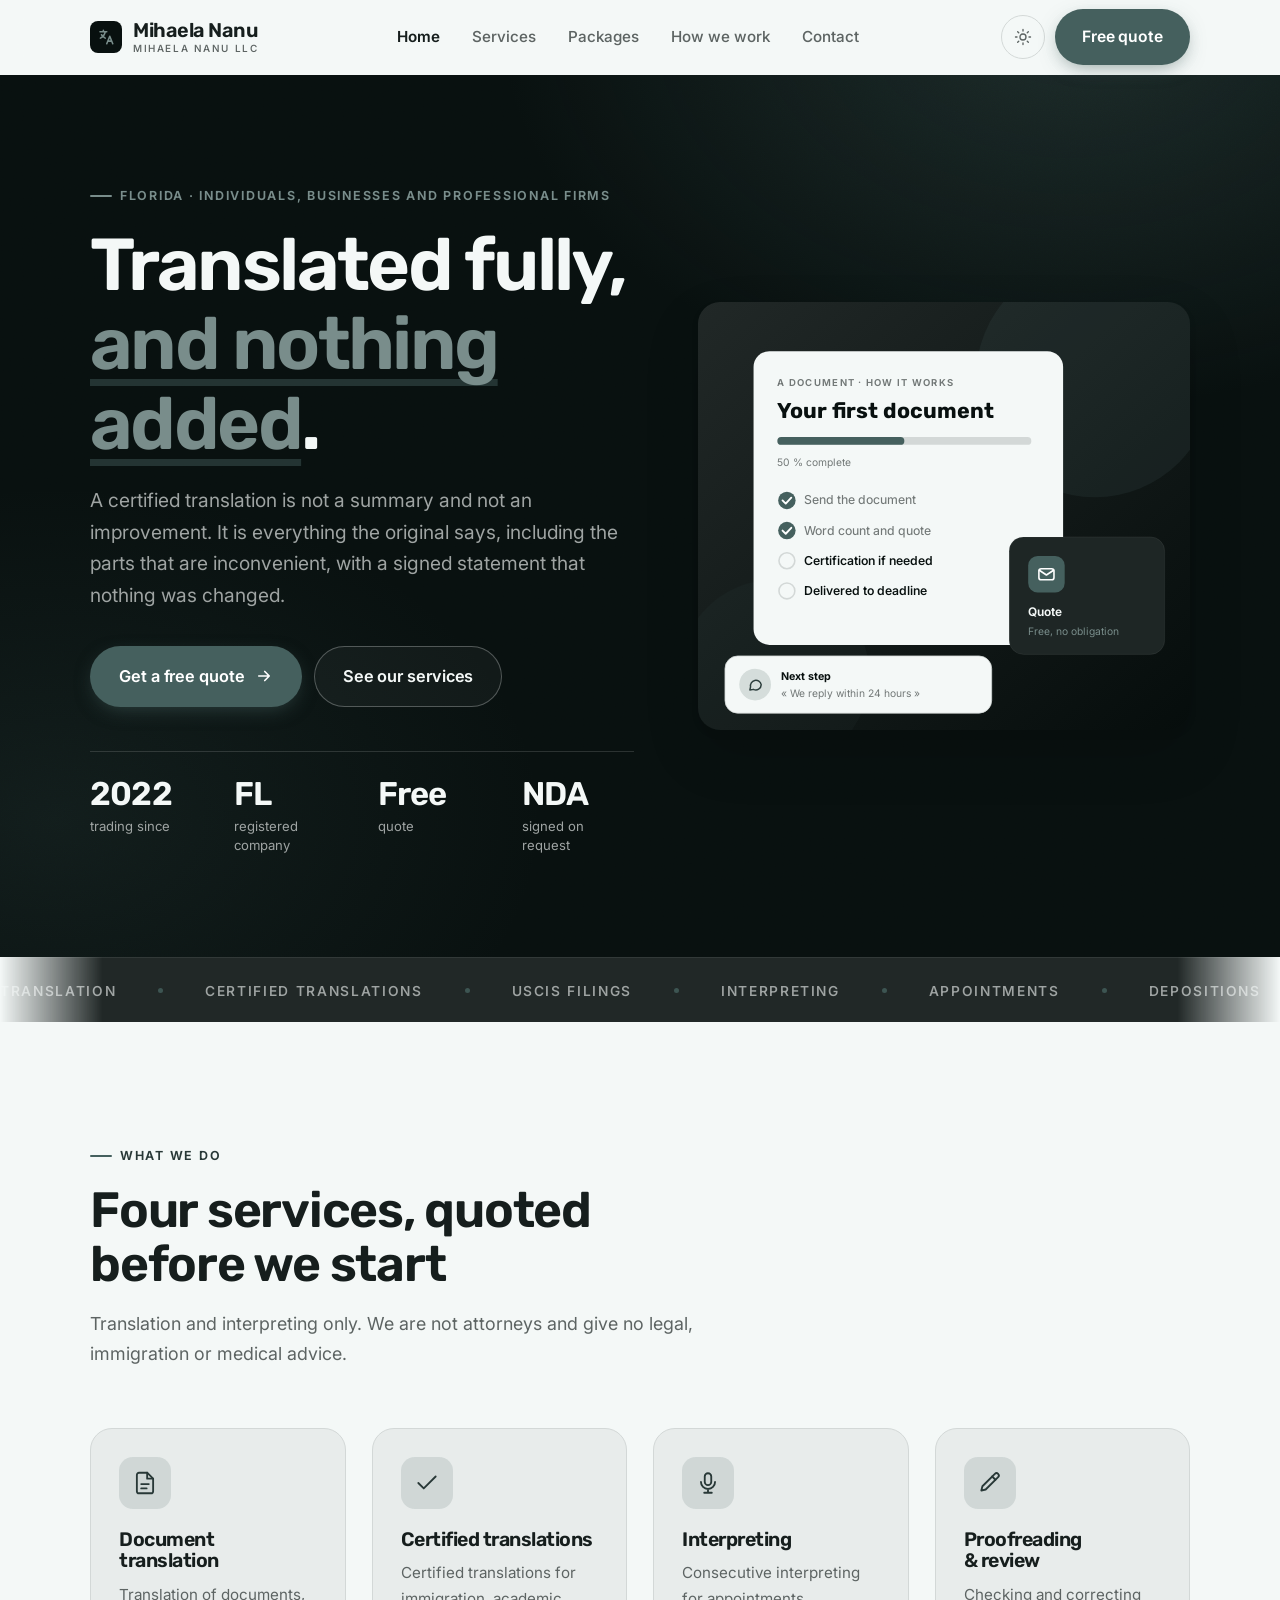
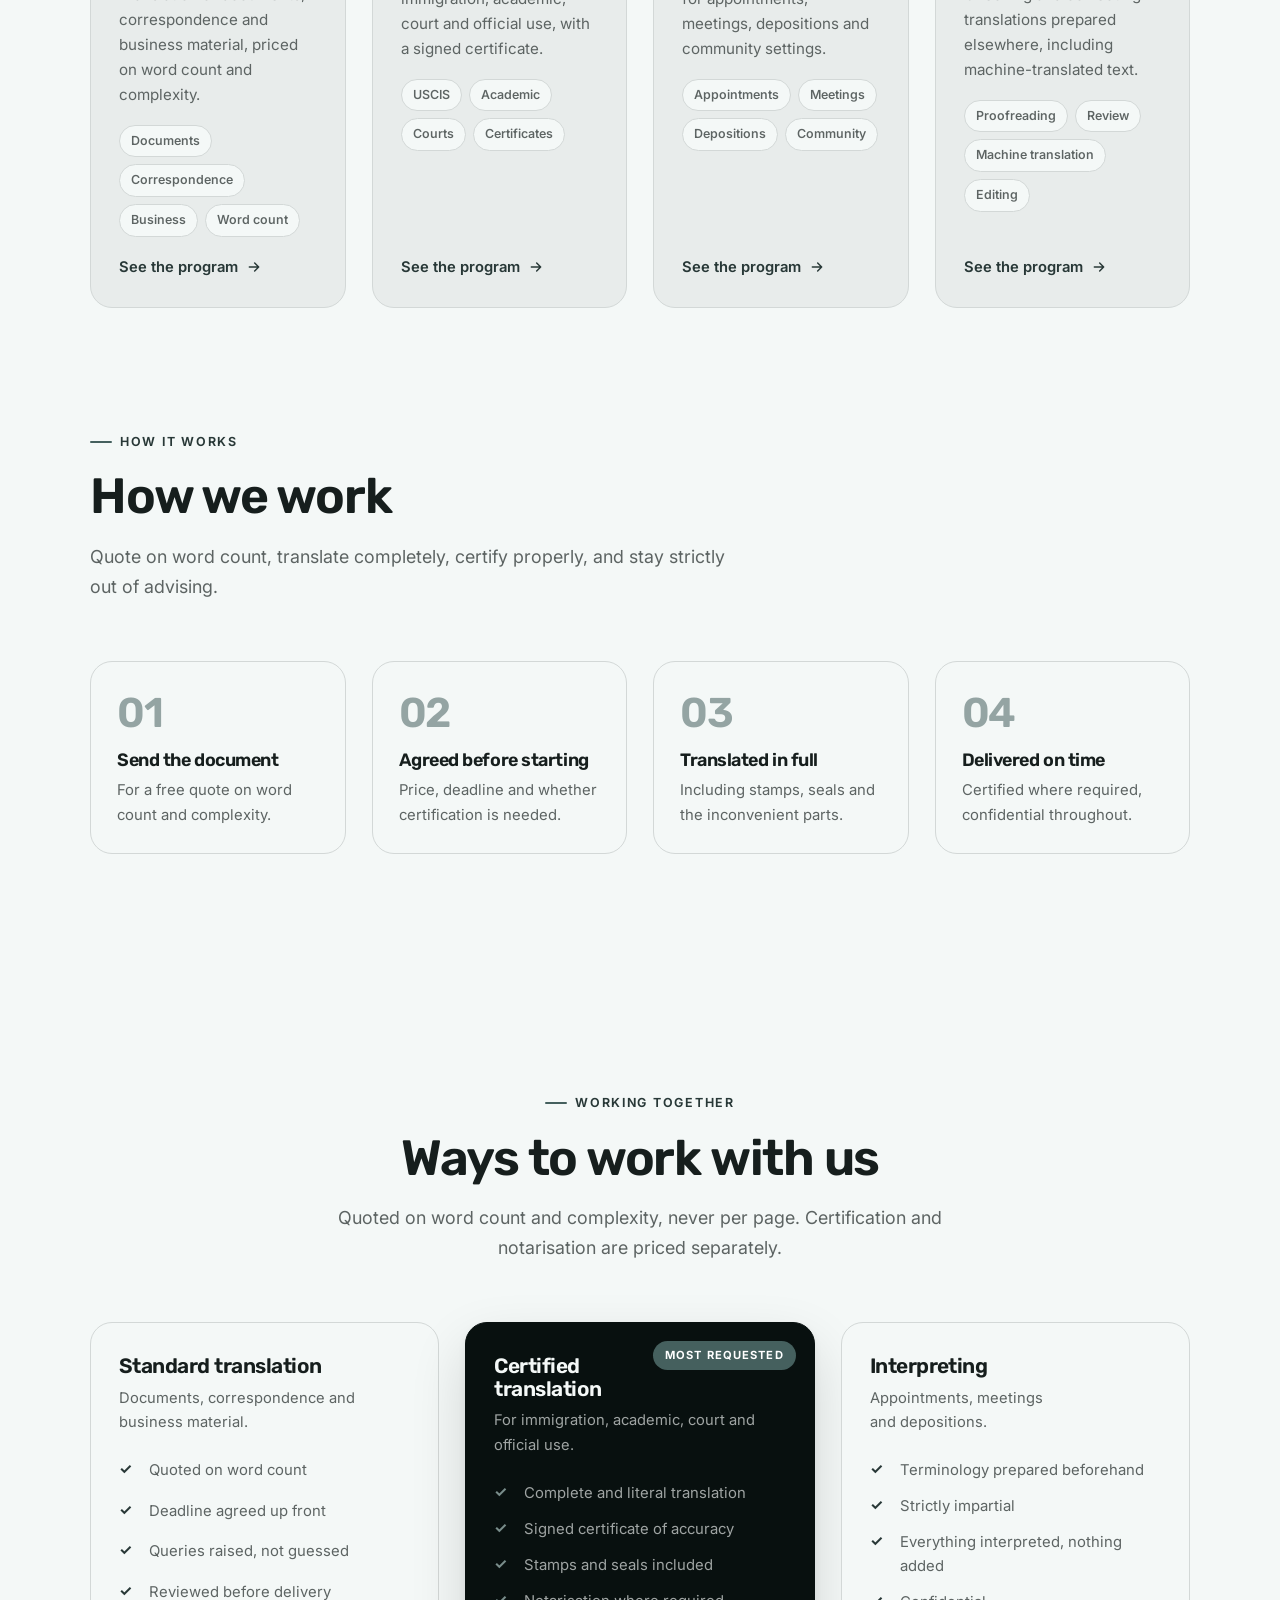
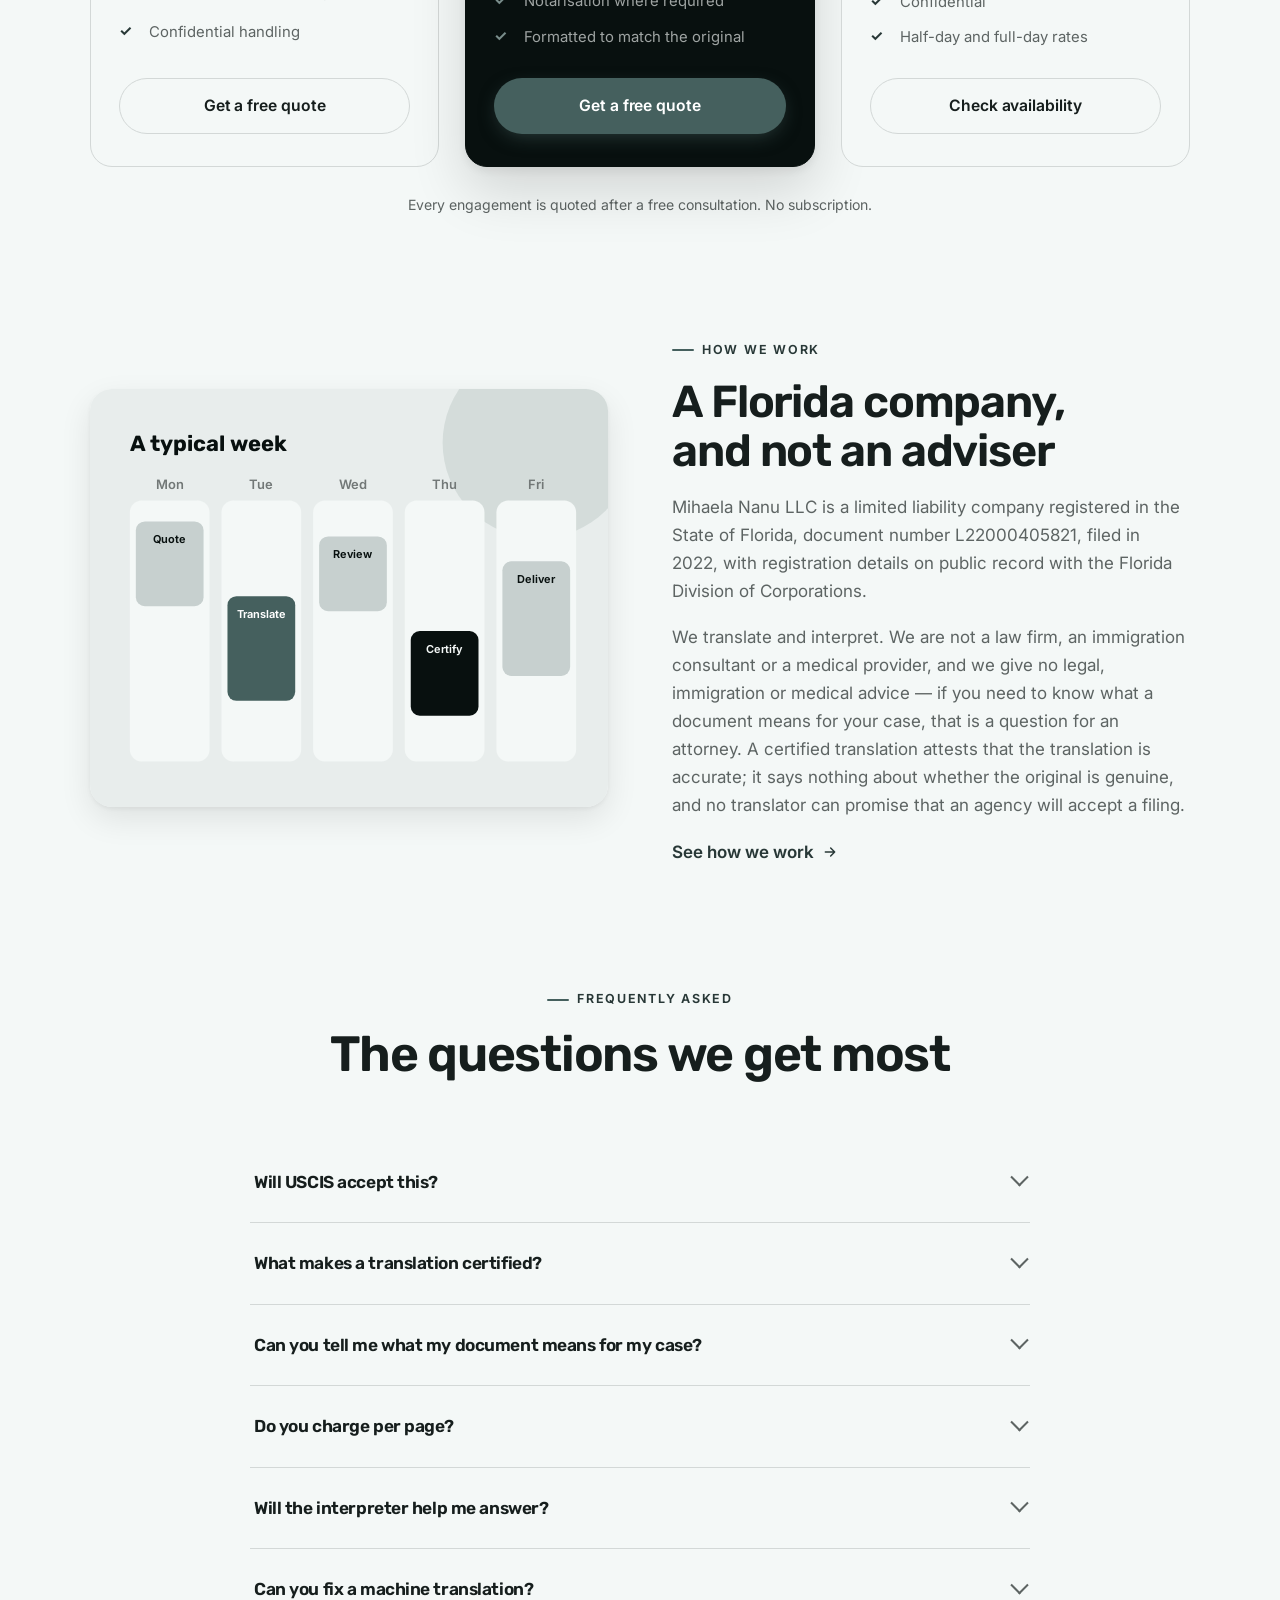
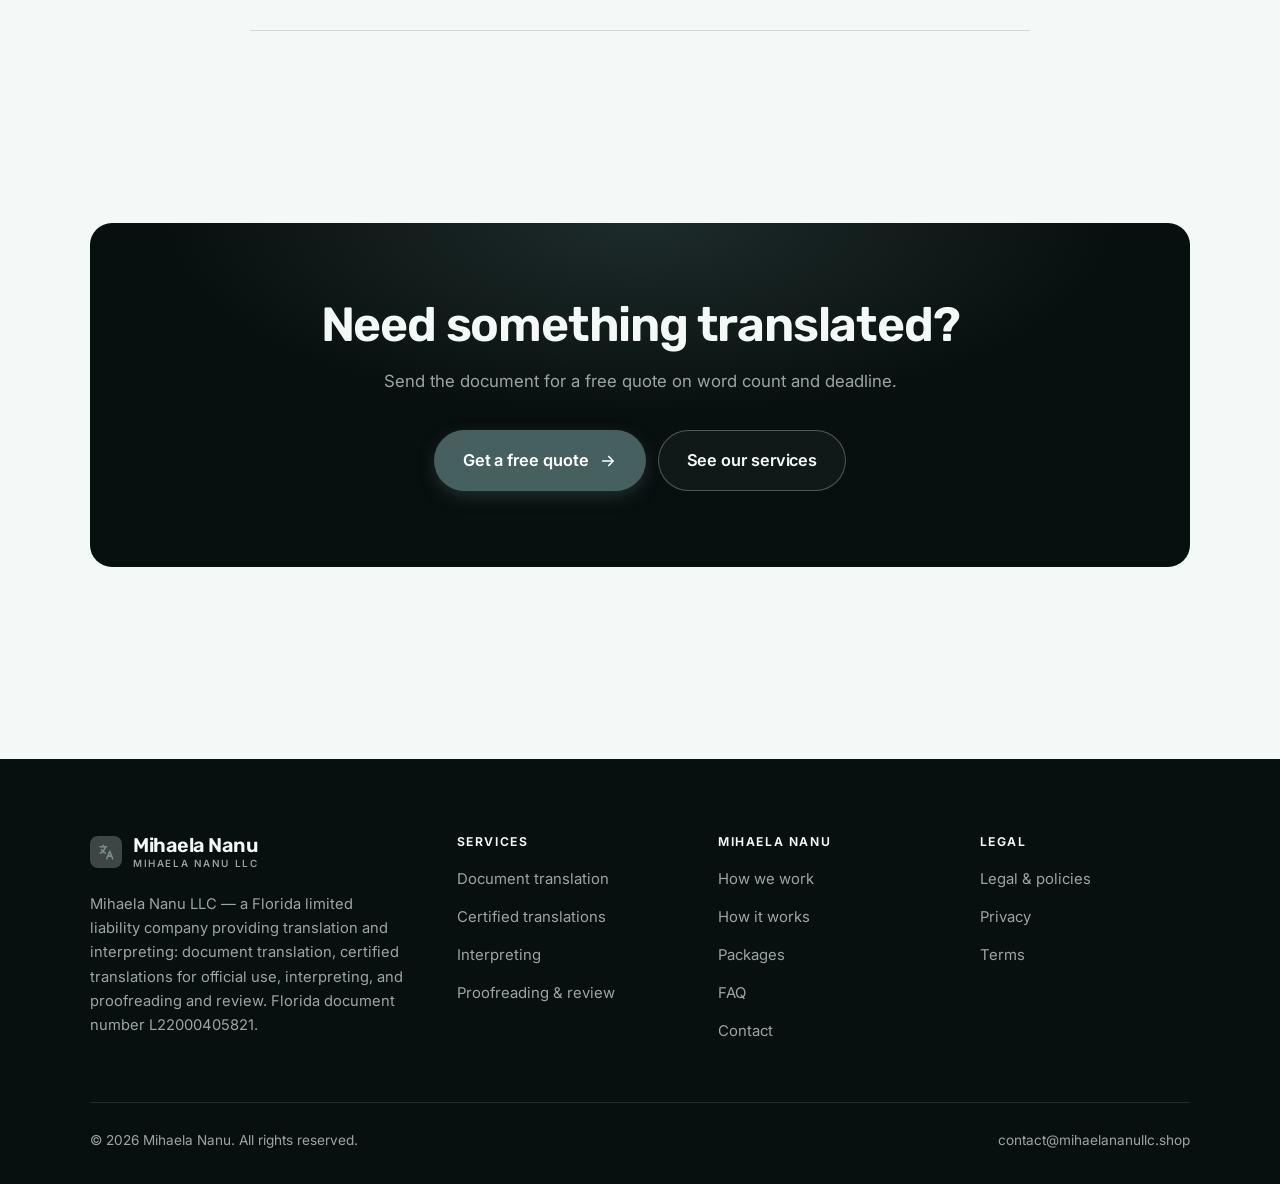
<file: index.html>
<!DOCTYPE html>
<html lang="en" class="no-js">
<head>
<meta charset="utf-8">
<meta name="viewport" content="width=device-width, initial-scale=1">
<title>Mihaela Nanu LLC — translation and interpreting services</title>
<meta name="description" content="Mihaela Nanu LLC, a Florida translation company: document translation, certified translations for USCIS and official use, interpreting, and proofreading and review.">
<link rel="canonical" href="https://mihaelananullc.shop/">

<meta property="og:type" content="website">
<meta property="og:url" content="https://mihaelananullc.shop/">
<meta property="og:site_name" content="Mihaela Nanu">
<meta property="og:locale" content="en_US">
<meta property="og:title" content="Mihaela Nanu LLC — translation and interpreting services">
<meta property="og:description" content="Mihaela Nanu LLC, a Florida translation company: document translation, certified translations for USCIS and official use, interpreting, and proofreading and review.">
<meta name="theme-color" content="#08100f">

<link rel="icon" href="assets/img/favicon.svg" type="image/svg+xml">
<link rel="preconnect" href="https://fonts.googleapis.com">
<link rel="preconnect" href="https://fonts.gstatic.com" crossorigin>
<link rel="stylesheet" href="https://fonts.googleapis.com/css2?family=Rubik:wght@400;500;600;700&family=Inter:wght@400..700&display=swap">
<link rel="stylesheet" href="assets/css/style.css">

<!-- Thème appliqué avant le premier rendu (évite le flash) -->
<script>
document.documentElement.classList.remove('no-js');
(function(){try{var t=localStorage.getItem('site-theme');if(t){document.documentElement.setAttribute('data-theme',t);}}catch(e){}})();
</script>
<script type="application/ld+json">
{
  "@context": "https://schema.org",
  "@type": "Organization",
  "name": "Mihaela Nanu",
  "url": "https://mihaelananullc.shop/",
  "email": "contact@mihaelananullc.shop",
  "description": "Mihaela Nanu LLC, a Florida translation company: document translation, certified translations for USCIS and official use, interpreting, and proofreading and review.",
  "areaServed": "US",
  "knowsLanguage": "en"
}
</script>
</head>

<body>
<a class="skip-link" href="#main">Skip to main content</a>

<header class="site-header">
  <nav class="wrap nav" aria-label="Main navigation">
    <a class="brand" href="index.html">
      <svg class="brand__mark" viewBox="0 0 64 64" aria-hidden="true">
        <rect class="bm-bg" width="64" height="64" rx="16"/>
        <g class="bm-ic" transform="translate(14 14) scale(1.5)" fill="none" stroke-width="2.1" stroke-linecap="round" stroke-linejoin="round"><path d="M4 5h9M8.5 3v2M11 5c-.8 4-3.4 7-6.5 8.5M6 9c1.2 2 3 3.5 5 4.5M13 21l4-10 4 10M14.5 17.5h5"/></g>
      </svg>
      <span>Mihaela Nanu<span class="brand__sub">Mihaela Nanu LLC</span></span>
    </a>

    <ul class="nav__links" id="nav-links">
      <li><a href="index.html" aria-current="page">Home</a></li>
      <li><a href="programs.html">Services</a></li>
      <li><a href="index.html#pricing">Packages</a></li>
      <li><a href="about.html">How we work</a></li>
      <li><a href="contact.html">Contact</a></li>
      <li><a class="btn btn--primary" href="contact.html">Free quote</a></li>
    </ul>

    <div class="nav__cta">
      <button class="theme-toggle" type="button" aria-label="Switch to dark theme">
        <svg class="icon-sun" viewBox="0 0 24 24" fill="none" stroke="currentColor" stroke-width="1.8" stroke-linecap="round" aria-hidden="true"><circle cx="12" cy="12" r="4"/><path d="M12 2v2m0 16v2M2 12h2m16 0h2M4.9 4.9l1.4 1.4m11.4 11.4 1.4 1.4M19.1 4.9l-1.4 1.4M6.3 17.7l-1.4 1.4"/></svg>
        <svg class="icon-moon" viewBox="0 0 24 24" fill="none" stroke="currentColor" stroke-width="1.8" stroke-linecap="round" stroke-linejoin="round" aria-hidden="true"><path d="M21 12.8A9 9 0 1 1 11.2 3a7 7 0 0 0 9.8 9.8z"/></svg>
      </button>
      <a class="btn btn--primary" href="contact.html">Free quote</a>
      <button class="nav__toggle" type="button" aria-expanded="false" aria-controls="nav-links" aria-label="Open menu">
        <svg class="icon-open" viewBox="0 0 24 24" fill="none" stroke="currentColor" stroke-width="2" stroke-linecap="round" aria-hidden="true"><path d="M3 6h18M3 12h18M3 18h18"/></svg>
        <svg class="icon-close" viewBox="0 0 24 24" fill="none" stroke="currentColor" stroke-width="2" stroke-linecap="round" aria-hidden="true"><path d="M6 6l12 12M18 6L6 18"/></svg>
      </button>
    </div>
  </nav>
</header>

<main id="main">

<section class="hero">
  <div class="wrap hero__inner">
    <div>
      <span class="eyebrow hero__eyebrow">Florida · Individuals, businesses and professional firms</span>
      <h1>Translated fully,<br> <em>and nothing added</em>.</h1>
      <p class="hero__lede">A certified translation is not a summary and not an improvement. It is everything the original says, including the parts that are inconvenient, with a signed statement that nothing was changed.</p>

      <div class="hero__actions">
        <a class="btn btn--primary btn--lg" href="contact.html">Get a free quote <svg viewBox="0 0 24 24" fill="none" stroke="currentColor" stroke-width="2.2" stroke-linecap="round" stroke-linejoin="round" aria-hidden="true"><path d="M5 12h14M13 6l6 6-6 6"/></svg></a>
        <a class="btn btn--on-dark btn--lg" href="programs.html">See our services</a>
      </div>

      <ul class="hero__proof">
        <li><span class="stat__num">2022</span><span class="stat__label">trading since</span></li>
        <li><span class="stat__num">FL</span><span class="stat__label">registered company</span></li>
        <li><span class="stat__num">Free</span><span class="stat__label">quote</span></li>
        <li><span class="stat__num">NDA</span><span class="stat__label">signed on request</span></li>
      </ul>
    </div>

    <div class="hero__art">
      <svg viewBox="0 0 620 540" role="img" aria-label="How a translation with Mihaela Nanu works, from document to certified delivery.">
        <defs>
          <linearGradient id="hbg" x1="0" y1="0" x2="1" y2="1">
            <stop offset="0" stop-color="#212827"/><stop offset="1" stop-color="#060d0c"/>
          </linearGradient>
        </defs>
        <rect width="620" height="540" rx="22" fill="url(#hbg)"/>
        <circle cx="500" cy="96" r="150" fill="#45605e" opacity=".16"/>
        <circle cx="96" cy="470" r="120" fill="#45605e" opacity=".08"/>

        <g style="font-family: var(--font-body)">
          <!-- Carte programme -->
          <rect x="70" y="62" width="390" height="370" rx="20" fill="#f4f8f7"/>
          <text x="100" y="106" font-size="12" font-weight="650" letter-spacing="1.6" fill="#727877">A DOCUMENT · HOW IT WORKS</text>
          <text x="100" y="146" font-size="27" font-weight="700" fill="#08100f" style="font-family: var(--font-display)">Your first document</text>
          <rect x="100" y="170" width="320" height="10" rx="5" fill="#d3d8d7"/>
          <rect x="100" y="170" width="160" height="10" rx="5" fill="#45605e"/>
          <text x="100" y="206" font-size="13" fill="#727877">50 % complete</text>
          <circle cx="112" cy="250" r="11" fill="#45605e"/><path d="M106.5 250l4 4 7-7.5" fill="none" stroke="#ffffff" stroke-width="2.4" stroke-linecap="round" stroke-linejoin="round"/><text x="134" y="255" font-size="15.5" fill="#727877" font-weight="450">Send the document</text>
          <circle cx="112" cy="288" r="11" fill="#45605e"/><path d="M106.5 288l4 4 7-7.5" fill="none" stroke="#ffffff" stroke-width="2.4" stroke-linecap="round" stroke-linejoin="round"/><text x="134" y="293" font-size="15.5" fill="#727877" font-weight="450">Word count and quote</text>
          <circle cx="112" cy="326" r="10" fill="none" stroke="#d3d8d7" stroke-width="2"/><text x="134" y="331" font-size="15.5" fill="#08100f" font-weight="560">Certification if needed</text>
          <circle cx="112" cy="364" r="10" fill="none" stroke="#d3d8d7" stroke-width="2"/><text x="134" y="369" font-size="15.5" fill="#08100f" font-weight="560">Delivered to deadline</text>

          <!-- Carte séance -->
          <rect x="392" y="296" width="196" height="148" rx="18" fill="#1e2625" stroke="#ffffff" stroke-opacity=".08"/>
          <rect x="416" y="320" width="46" height="46" rx="12" fill="#45605e"/>
          <g transform="translate(427 331)" fill="none" stroke="#ffffff" color="#ffffff" stroke-width="2" stroke-linecap="round" stroke-linejoin="round"><rect x="2.5" y="5" width="19" height="14" rx="3"/><path d="M3 7l9 6 9-6"/></g>
          <text x="416" y="396" font-size="15" font-weight="650" fill="#f4f8f7">Quote</text>
          <text x="416" y="420" font-size="13" fill="#798d8b">Free, no obligation</text>

          <!-- Retour du coach -->
          <rect x="34" y="446" width="336" height="72" rx="16" fill="#f4f8f7" stroke="#d3d8d7"/>
          <circle cx="72" cy="482" r="20" fill="#d5dddb"/>
          <g transform="translate(62 472) scale(.84)" fill="none" stroke="#2d3e3d" stroke-width="2.2" stroke-linecap="round" stroke-linejoin="round"><path d="M21 12a8 8 0 0 1-11.6 7.1L4 20l1-4.6A8 8 0 1 1 21 12z"/></g>
          <text x="104" y="476" font-size="13.5" font-weight="700" fill="#08100f">Next step</text>
          <text x="104" y="498" font-size="13" fill="#727877">« We reply within 24 hours »</text>
        </g>
      </svg>
    </div>
  </div>
</section>

<div class="marquee" aria-hidden="true">
  <div class="marquee__track"><span>Translation</span><span>Certified translations</span><span>USCIS filings</span><span>Interpreting</span><span>Appointments</span><span>Depositions</span><span>Proofreading</span><span>Confidential</span><span>Word count quotes</span><span>Deadlines</span><span>Translation</span><span>Certified translations</span><span>USCIS filings</span><span>Interpreting</span><span>Appointments</span><span>Depositions</span><span>Proofreading</span><span>Confidential</span><span>Word count quotes</span><span>Deadlines</span></div>
</div>

<section class="section wrap" id="programs">
  <div class="section-head reveal">
    <span class="eyebrow">What we do</span>
    <h2>Four services, quoted before we start</h2>
    <p>Translation and interpreting only. We are not attorneys and give no legal, immigration or medical advice.</p>
  </div>
  <div class="grid grid--4 reveal-group">
    <a class="card" href="programs.html#documents">
      <div class="card__icon"><svg viewBox="0 0 24 24" fill="none" stroke="currentColor" stroke-width="1.7" stroke-linecap="round" stroke-linejoin="round" aria-hidden="true"><path d="M14 2.5H6.5A2 2 0 0 0 4.5 4.5v15a2 2 0 0 0 2 2h11a2 2 0 0 0 2-2V8z"/><path d="M14 2.5V8h5.5M8.5 13h7M8.5 17h5"/></svg></div>
      <h3>Document translation</h3>
      <p>Translation of documents, correspondence and business material, priced on word count and complexity.</p>
      <ul class="tags"><li>Documents</li><li>Correspondence</li><li>Business</li><li>Word count</li></ul>
      <span class="arrow-link">See the program <svg viewBox="0 0 24 24" fill="none" stroke="currentColor" stroke-width="2.2" stroke-linecap="round" stroke-linejoin="round" aria-hidden="true"><path d="M5 12h14M13 6l6 6-6 6"/></svg></span>
    </a>
    <a class="card" href="programs.html#certified">
      <div class="card__icon"><svg viewBox="0 0 24 24" fill="none" stroke="currentColor" stroke-width="1.7" stroke-linecap="round" stroke-linejoin="round" aria-hidden="true"><path d="M20 6 9 17l-5-5"/></svg></div>
      <h3>Certified translations</h3>
      <p>Certified translations for immigration, academic, court and official use, with a signed certificate.</p>
      <ul class="tags"><li>USCIS</li><li>Academic</li><li>Courts</li><li>Certificates</li></ul>
      <span class="arrow-link">See the program <svg viewBox="0 0 24 24" fill="none" stroke="currentColor" stroke-width="2.2" stroke-linecap="round" stroke-linejoin="round" aria-hidden="true"><path d="M5 12h14M13 6l6 6-6 6"/></svg></span>
    </a>
    <a class="card" href="programs.html#interpreting">
      <div class="card__icon"><svg viewBox="0 0 24 24" fill="none" stroke="currentColor" stroke-width="1.7" stroke-linecap="round" stroke-linejoin="round" aria-hidden="true"><rect x="9" y="3" width="6" height="11" rx="3"/><path d="M5.5 11a6.5 6.5 0 0 0 13 0M12 17.5V21M8.5 21h7"/></svg></div>
      <h3>Interpreting</h3>
      <p>Consecutive interpreting for appointments, meetings, depositions and community settings.</p>
      <ul class="tags"><li>Appointments</li><li>Meetings</li><li>Depositions</li><li>Community</li></ul>
      <span class="arrow-link">See the program <svg viewBox="0 0 24 24" fill="none" stroke="currentColor" stroke-width="2.2" stroke-linecap="round" stroke-linejoin="round" aria-hidden="true"><path d="M5 12h14M13 6l6 6-6 6"/></svg></span>
    </a>
    <a class="card" href="programs.html#review">
      <div class="card__icon"><svg viewBox="0 0 24 24" fill="none" stroke="currentColor" stroke-width="1.7" stroke-linecap="round" stroke-linejoin="round" aria-hidden="true"><path d="M16.5 3.5a2.1 2.1 0 0 1 3 3L8 18l-4 1 1-4z"/><path d="M14 6l3 3"/></svg></div>
      <h3>Proofreading &amp; review</h3>
      <p>Checking and correcting translations prepared elsewhere, including machine-translated text.</p>
      <ul class="tags"><li>Proofreading</li><li>Review</li><li>Machine translation</li><li>Editing</li></ul>
      <span class="arrow-link">See the program <svg viewBox="0 0 24 24" fill="none" stroke="currentColor" stroke-width="2.2" stroke-linecap="round" stroke-linejoin="round" aria-hidden="true"><path d="M5 12h14M13 6l6 6-6 6"/></svg></span>
    </a>
  </div>
</section>

<section class="section section--flush wrap" id="how-it-works">
  <div class="section-head reveal">
    <span class="eyebrow">How it works</span>
    <h2>How we work</h2>
    <p>Quote on word count, translate completely, certify properly, and stay strictly out of advising.</p>
  </div>
  <div class="grid grid--4 steps reveal-group">
    <article class="step">
      <h3>Send the document</h3>
      <p>For a free quote on word count and complexity.</p>
    </article>
    <article class="step">
      <h3>Agreed before starting</h3>
      <p>Price, deadline and whether certification is needed.</p>
    </article>
    <article class="step">
      <h3>Translated in full</h3>
      <p>Including stamps, seals and the inconvenient parts.</p>
    </article>
    <article class="step">
      <h3>Delivered on time</h3>
      <p>Certified where required, confidential throughout.</p>
    </article>
  </div>
</section>

<section class="section wrap" id="pricing">
  <div class="section-head section-head--center reveal">
    <span class="eyebrow">Working together</span>
    <h2>Ways to work with us</h2>
    <p>Quoted on word count and complexity, never per page. Certification and notarisation are priced separately.</p>
  </div>
  <div class="grid grid--3 plans reveal-group">
    <article class="plan">
      
      <h3>Standard translation</h3>
      <p class="plan__desc">Documents, correspondence and business material.</p>
      
      <ul class="plan__features">
        <li>Quoted on word count</li>
        <li>Deadline agreed up front</li>
        <li>Queries raised, not guessed</li>
        <li>Reviewed before delivery</li>
        <li>Confidential handling</li>
      </ul>
      <a class="btn btn--ghost btn--block" href="contact.html">Get a free quote</a>
    </article>
    <article class="plan plan--featured">
      <span class="plan__tag">Most requested</span>
      <h3>Certified translation</h3>
      <p class="plan__desc">For immigration, academic, court and official use.</p>
      
      <ul class="plan__features">
        <li>Complete and literal translation</li>
        <li>Signed certificate of accuracy</li>
        <li>Stamps and seals included</li>
        <li>Notarisation where required</li>
        <li>Formatted to match the original</li>
      </ul>
      <a class="btn btn--primary btn--block" href="contact.html">Get a free quote</a>
    </article>
    <article class="plan">
      
      <h3>Interpreting</h3>
      <p class="plan__desc">Appointments, meetings and depositions.</p>
      
      <ul class="plan__features">
        <li>Terminology prepared beforehand</li>
        <li>Strictly impartial</li>
        <li>Everything interpreted, nothing added</li>
        <li>Confidential</li>
        <li>Half-day and full-day rates</li>
      </ul>
      <a class="btn btn--ghost btn--block" href="contact.html">Check availability</a>
    </article>
  </div>
  <p class="plans-note">Every engagement is quoted after a free consultation. No subscription.</p>
</section>

<section class="section section--flush wrap">
  <div class="split reveal">
    <div class="split__art">
      <svg viewBox="0 0 520 420" role="img" aria-label="Example of a typical week: Quote, Translate, Review, Certify, Deliver.">
        <rect width="520" height="420" rx="20" fill="#e8edec"/>
        <circle cx="450" cy="54" r="96" fill="#45605e" opacity=".12"/>
        <g style="font-family: var(--font-body)">
        <text x="40" y="62" font-size="22" font-weight="700" fill="#08100f" style="font-family: var(--font-display)">A typical week</text>
        <text x="80" y="100" text-anchor="middle" font-size="13" font-weight="600" fill="#727877">Mon</text>
        <rect x="40" y="112" width="80" height="262" rx="12" fill="#f4f8f7"/>
        <rect x="46" y="133" width="68" height="85" rx="9" fill="#c7d0cf"/>
        <text x="80" y="155" text-anchor="middle" font-size="11" font-weight="650" fill="#08100f">Quote</text>
        <text x="172" y="100" text-anchor="middle" font-size="13" font-weight="600" fill="#727877">Tue</text>
        <rect x="132" y="112" width="80" height="262" rx="12" fill="#f4f8f7"/>
        <rect x="138" y="208" width="68" height="105" rx="9" fill="#45605e"/>
        <text x="172" y="230" text-anchor="middle" font-size="11" font-weight="650" fill="#ffffff">Translate</text>
        <text x="264" y="100" text-anchor="middle" font-size="13" font-weight="600" fill="#727877">Wed</text>
        <rect x="224" y="112" width="80" height="262" rx="12" fill="#f4f8f7"/>
        <rect x="230" y="148" width="68" height="75" rx="9" fill="#c7d0cf"/>
        <text x="264" y="170" text-anchor="middle" font-size="11" font-weight="650" fill="#08100f">Review</text>
        <text x="356" y="100" text-anchor="middle" font-size="13" font-weight="600" fill="#727877">Thu</text>
        <rect x="316" y="112" width="80" height="262" rx="12" fill="#f4f8f7"/>
        <rect x="322" y="243" width="68" height="85" rx="9" fill="#08100f"/>
        <text x="356" y="265" text-anchor="middle" font-size="11" font-weight="650" fill="#f4f8f7">Certify</text>
        <text x="448" y="100" text-anchor="middle" font-size="13" font-weight="600" fill="#727877">Fri</text>
        <rect x="408" y="112" width="80" height="262" rx="12" fill="#f4f8f7"/>
        <rect x="414" y="173" width="68" height="115" rx="9" fill="#c7d0cf"/>
        <text x="448" y="195" text-anchor="middle" font-size="11" font-weight="650" fill="#08100f">Deliver</text>
        </g>
      </svg>
    </div>
    <div>
      <span class="eyebrow">How we work</span>
      <h2>A Florida company, and not an adviser</h2>
      <p>Mihaela Nanu LLC is a limited liability company registered in the State of Florida, document number L22000405821, filed in 2022, with registration details on public record with the Florida Division of Corporations.</p>
      <p>We translate and interpret. We are not a law firm, an immigration consultant or a medical provider, and we give no legal, immigration or medical advice — if you need to know what a document means for your case, that is a question for an attorney. A certified translation attests that the translation is accurate; it says nothing about whether the original is genuine, and no translator can promise that an agency will accept a filing.</p>
      <p><a class="arrow-link" href="about.html">See how we work <svg viewBox="0 0 24 24" fill="none" stroke="currentColor" stroke-width="2.2" stroke-linecap="round" stroke-linejoin="round" aria-hidden="true"><path d="M5 12h14M13 6l6 6-6 6"/></svg></a></p>
    </div>
  </div>
</section>

<section class="section section--flush wrap" id="faq">
  <div class="section-head section-head--center reveal">
    <span class="eyebrow">Frequently asked</span>
    <h2>The questions we get most</h2>
  </div>
  <div class="faq reveal">
    <details>
      <summary>Will USCIS accept this?</summary>
      <p>We provide the certification USCIS requires, prepared properly. No translator can promise an agency's decision, and anyone who does is overstating what a certificate is.</p>
    </details>
    <details>
      <summary>What makes a translation certified?</summary>
      <p>A complete, literal translation plus a signed certificate identifying the translator and the document, attesting to accuracy. It is not notarisation, and it does not verify that the original is genuine.</p>
    </details>
    <details>
      <summary>Can you tell me what my document means for my case?</summary>
      <p>No. That is legal advice and belongs with an attorney. We will translate exactly what it says, which is the thing your attorney needs.</p>
    </details>
    <details>
      <summary>Do you charge per page?</summary>
      <p>No, on word count and complexity. Per-page pricing charges you for white space and penalises dense documents.</p>
    </details>
    <details>
      <summary>Will the interpreter help me answer?</summary>
      <p>No, and that is the point. An interpreter conveys what is said in both directions without adding or advising. Impartiality is what makes the conversation trustworthy.</p>
    </details>
    <details>
      <summary>Can you fix a machine translation?</summary>
      <p>Sometimes, and sometimes retranslating is cheaper. Fluent output with a reversed negative is harder to repair than to redo, and we will tell you which it is.</p>
    </details>
  </div>
</section>

<section class="wrap section--tight">
  <div class="cta-band reveal">
    <h2>Need something translated?</h2>
    <p>Send the document for a free quote on word count and deadline.</p>
    <div class="hero__actions">
      <a class="btn btn--primary btn--lg" href="contact.html">Get a free quote <svg viewBox="0 0 24 24" fill="none" stroke="currentColor" stroke-width="2.2" stroke-linecap="round" stroke-linejoin="round" aria-hidden="true"><path d="M5 12h14M13 6l6 6-6 6"/></svg></a>
      <a class="btn btn--on-dark btn--lg" href="programs.html">See our services</a>
    </div>
  </div>
</section>

</main>

<footer class="site-footer">
  <div class="wrap">
    <div class="footer__grid">
      <div class="footer__brand">
        <a class="brand" href="index.html">
          <svg class="brand__mark" viewBox="0 0 64 64" aria-hidden="true">
        <rect class="bm-bg" width="64" height="64" rx="16"/>
        <g class="bm-ic" transform="translate(14 14) scale(1.5)" fill="none" stroke-width="2.1" stroke-linecap="round" stroke-linejoin="round"><path d="M4 5h9M8.5 3v2M11 5c-.8 4-3.4 7-6.5 8.5M6 9c1.2 2 3 3.5 5 4.5M13 21l4-10 4 10M14.5 17.5h5"/></g>
      </svg>
          <span>Mihaela Nanu<span class="brand__sub">Mihaela Nanu LLC</span></span>
        </a>
        <p>Mihaela Nanu LLC — a Florida limited liability company providing translation and interpreting: document translation, certified translations for official use, interpreting, and proofreading and review. Florida document number L22000405821.</p>
      </div>

      <div class="footer__col">
        <h4>Services</h4>
        <ul>
          <li><a href="programs.html#documents">Document translation</a></li>
          <li><a href="programs.html#certified">Certified translations</a></li>
          <li><a href="programs.html#interpreting">Interpreting</a></li>
          <li><a href="programs.html#review">Proofreading &amp; review</a></li>
        </ul>
      </div>

      <div class="footer__col">
        <h4>Mihaela Nanu</h4>
        <ul>
          <li><a href="about.html">How we work</a></li>
          <li><a href="index.html#how-it-works">How it works</a></li>
          <li><a href="index.html#pricing">Packages</a></li>
          <li><a href="index.html#faq">FAQ</a></li>
          <li><a href="contact.html">Contact</a></li>
        </ul>
      </div>

      <div class="footer__col">
        <h4>Legal</h4>
        <ul>
          <li><a href="legal.html">Legal &amp; policies</a></li>
          <li><a href="legal.html#privacy">Privacy</a></li>
          <li><a href="legal.html#terms">Terms</a></li>
        </ul>
      </div>
    </div>

    <div class="footer__bottom">
      <p>© <span data-year>2026</span> Mihaela Nanu. All rights reserved.</p>
      <p><a href="mailto:contact@mihaelananullc.shop">contact@mihaelananullc.shop</a></p>
    </div>
  </div>
</footer>

<script src="assets/js/main.js" defer></script>
</body>
</html>
</file>
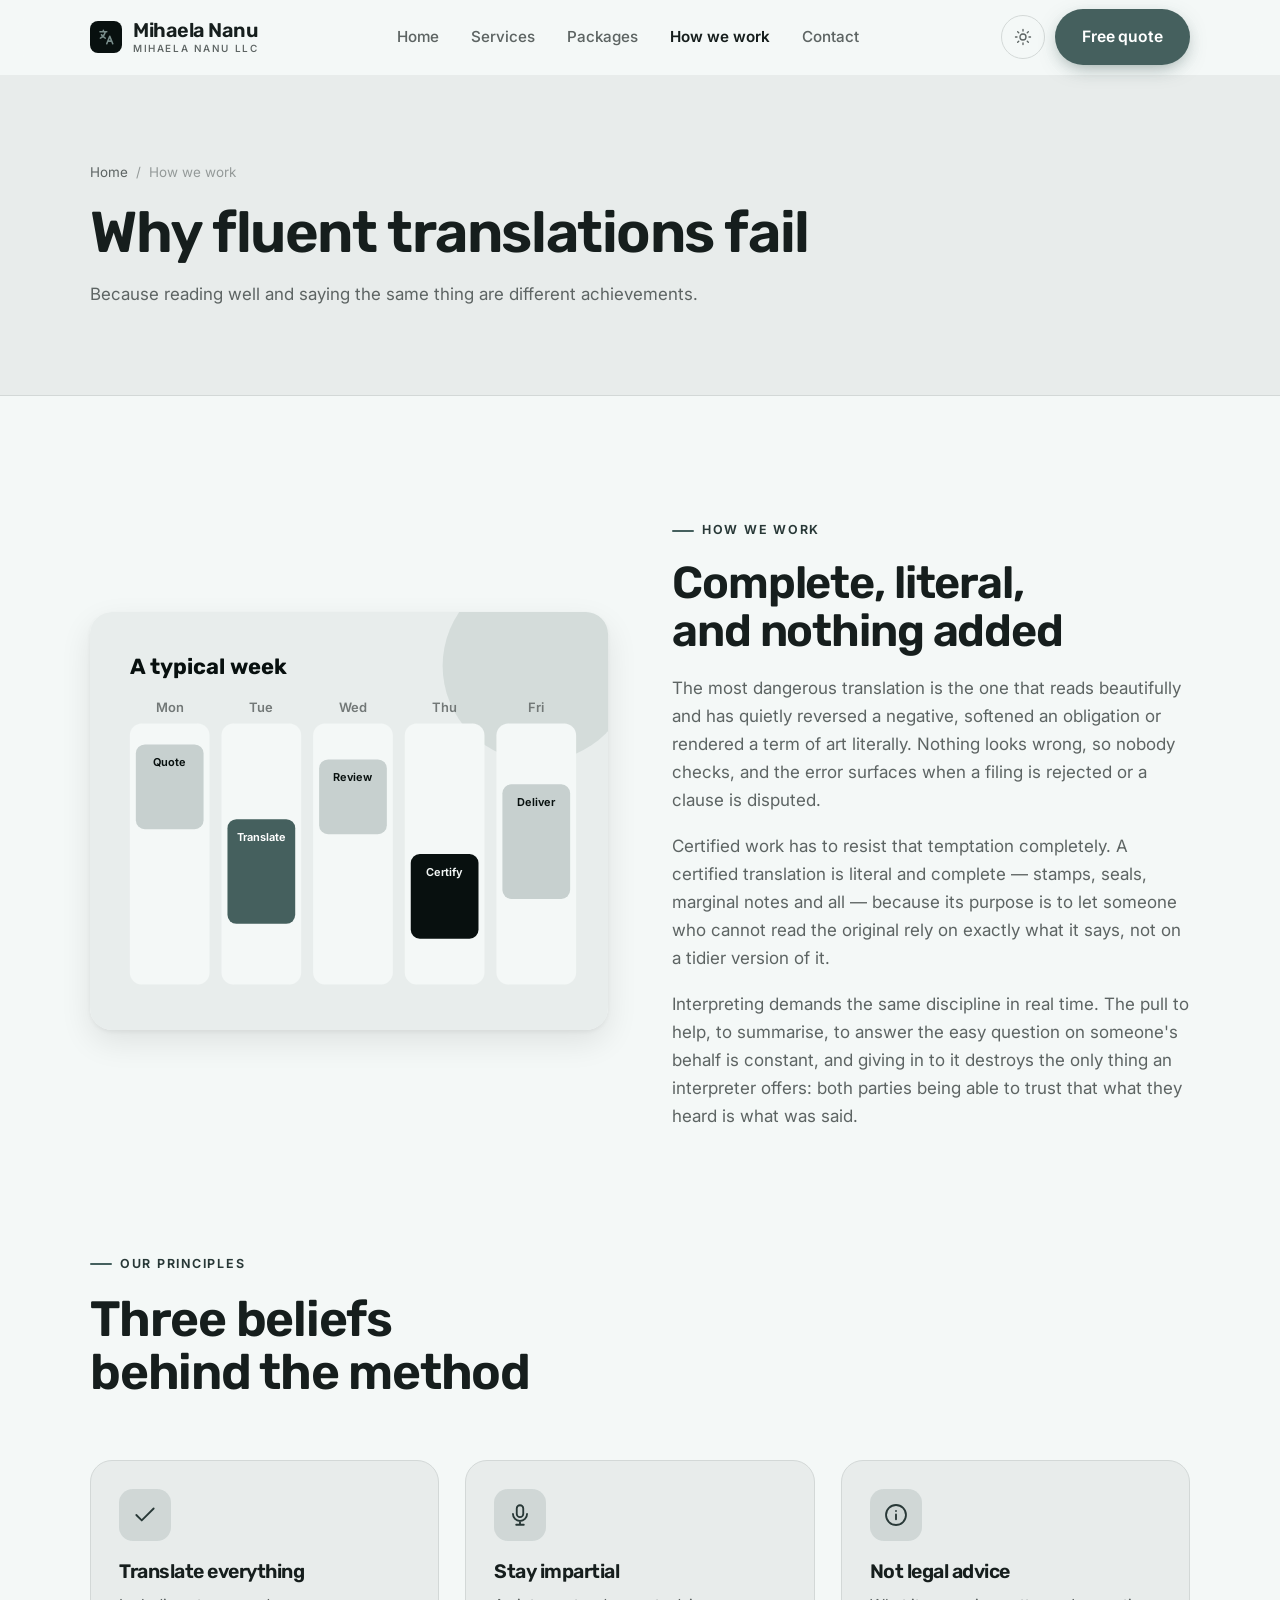
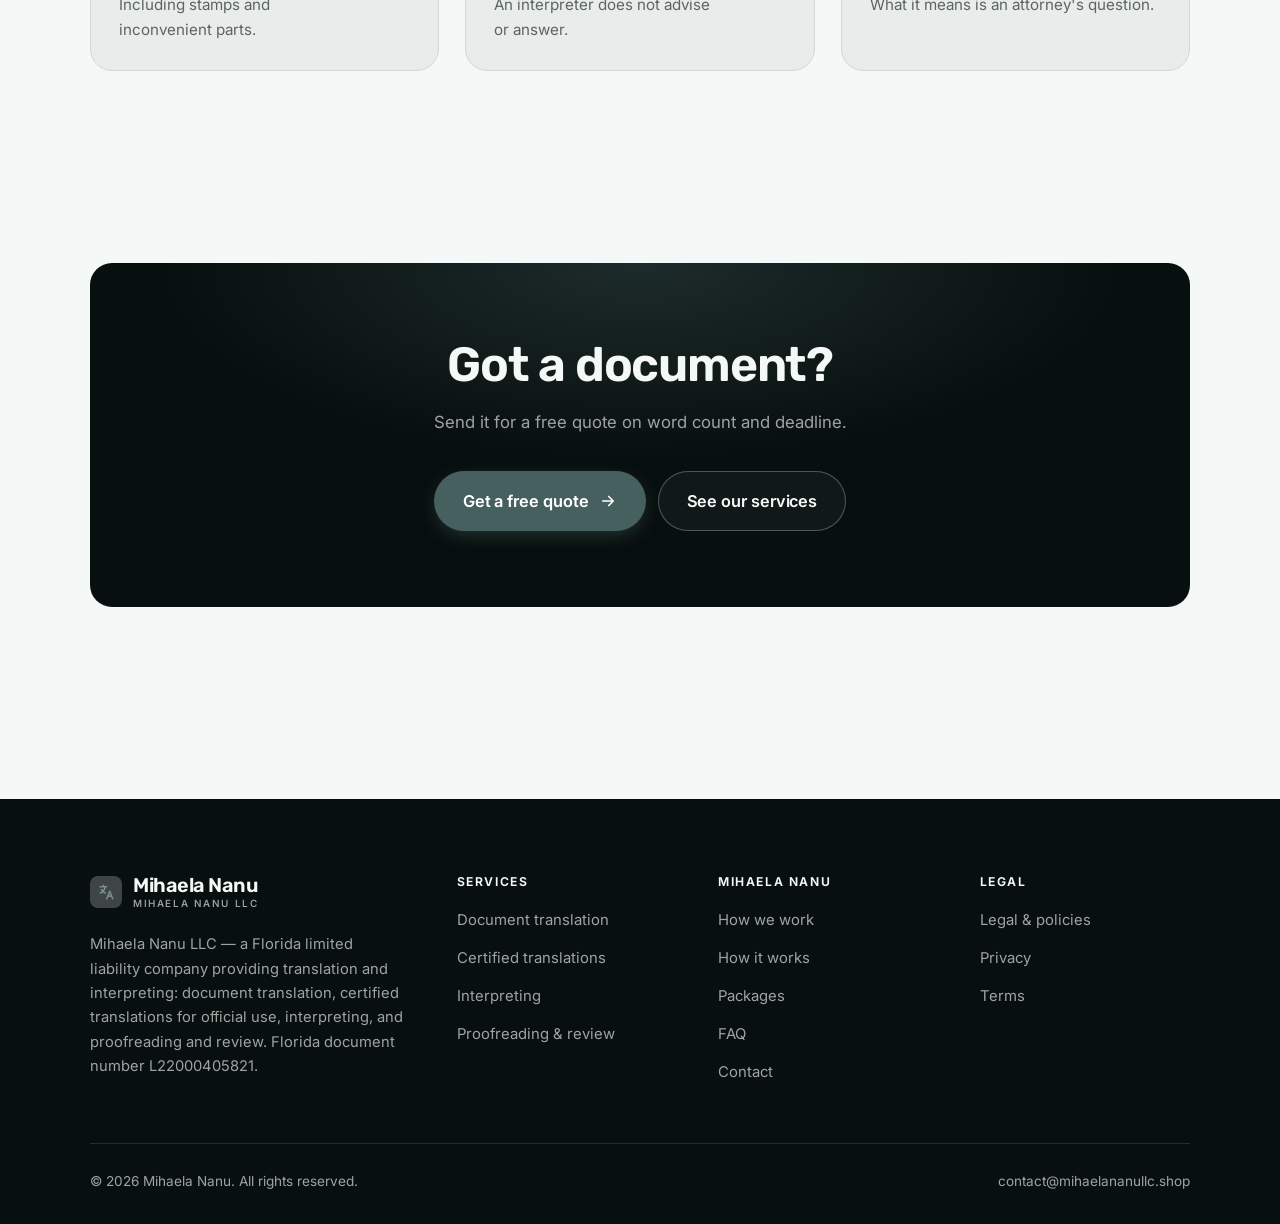
<file: about.html>
<!DOCTYPE html>
<html lang="en" class="no-js">
<head>
<meta charset="utf-8">
<meta name="viewport" content="width=device-width, initial-scale=1">
<title>How we work — Mihaela Nanu</title>
<meta name="description" content="About Mihaela Nanu LLC, a Florida translation and interpreting company, document number L22000405821.">
<link rel="canonical" href="https://mihaelananullc.shop/about.html">

<meta property="og:type" content="website">
<meta property="og:url" content="https://mihaelananullc.shop/about.html">
<meta property="og:site_name" content="Mihaela Nanu">
<meta property="og:locale" content="en_US">
<meta property="og:title" content="How we work — Mihaela Nanu">
<meta property="og:description" content="About Mihaela Nanu LLC, a Florida translation and interpreting company, document number L22000405821.">
<meta name="theme-color" content="#08100f">

<link rel="icon" href="assets/img/favicon.svg" type="image/svg+xml">
<link rel="preconnect" href="https://fonts.googleapis.com">
<link rel="preconnect" href="https://fonts.gstatic.com" crossorigin>
<link rel="stylesheet" href="https://fonts.googleapis.com/css2?family=Rubik:wght@400;500;600;700&family=Inter:wght@400..700&display=swap">
<link rel="stylesheet" href="assets/css/style.css">

<!-- Thème appliqué avant le premier rendu (évite le flash) -->
<script>
document.documentElement.classList.remove('no-js');
(function(){try{var t=localStorage.getItem('site-theme');if(t){document.documentElement.setAttribute('data-theme',t);}}catch(e){}})();
</script>
</head>

<body>
<a class="skip-link" href="#main">Skip to main content</a>

<header class="site-header">
  <nav class="wrap nav" aria-label="Main navigation">
    <a class="brand" href="index.html">
      <svg class="brand__mark" viewBox="0 0 64 64" aria-hidden="true">
        <rect class="bm-bg" width="64" height="64" rx="16"/>
        <g class="bm-ic" transform="translate(14 14) scale(1.5)" fill="none" stroke-width="2.1" stroke-linecap="round" stroke-linejoin="round"><path d="M4 5h9M8.5 3v2M11 5c-.8 4-3.4 7-6.5 8.5M6 9c1.2 2 3 3.5 5 4.5M13 21l4-10 4 10M14.5 17.5h5"/></g>
      </svg>
      <span>Mihaela Nanu<span class="brand__sub">Mihaela Nanu LLC</span></span>
    </a>

    <ul class="nav__links" id="nav-links">
      <li><a href="index.html">Home</a></li>
      <li><a href="programs.html">Services</a></li>
      <li><a href="index.html#pricing">Packages</a></li>
      <li><a href="about.html" aria-current="page">How we work</a></li>
      <li><a href="contact.html">Contact</a></li>
      <li><a class="btn btn--primary" href="contact.html">Free quote</a></li>
    </ul>

    <div class="nav__cta">
      <button class="theme-toggle" type="button" aria-label="Switch to dark theme">
        <svg class="icon-sun" viewBox="0 0 24 24" fill="none" stroke="currentColor" stroke-width="1.8" stroke-linecap="round" aria-hidden="true"><circle cx="12" cy="12" r="4"/><path d="M12 2v2m0 16v2M2 12h2m16 0h2M4.9 4.9l1.4 1.4m11.4 11.4 1.4 1.4M19.1 4.9l-1.4 1.4M6.3 17.7l-1.4 1.4"/></svg>
        <svg class="icon-moon" viewBox="0 0 24 24" fill="none" stroke="currentColor" stroke-width="1.8" stroke-linecap="round" stroke-linejoin="round" aria-hidden="true"><path d="M21 12.8A9 9 0 1 1 11.2 3a7 7 0 0 0 9.8 9.8z"/></svg>
      </button>
      <a class="btn btn--primary" href="contact.html">Free quote</a>
      <button class="nav__toggle" type="button" aria-expanded="false" aria-controls="nav-links" aria-label="Open menu">
        <svg class="icon-open" viewBox="0 0 24 24" fill="none" stroke="currentColor" stroke-width="2" stroke-linecap="round" aria-hidden="true"><path d="M3 6h18M3 12h18M3 18h18"/></svg>
        <svg class="icon-close" viewBox="0 0 24 24" fill="none" stroke="currentColor" stroke-width="2" stroke-linecap="round" aria-hidden="true"><path d="M6 6l12 12M18 6L6 18"/></svg>
      </button>
    </div>
  </nav>
</header>

<main id="main">

<section class="page-head">
  <div class="wrap">
    <nav class="breadcrumb" aria-label="Breadcrumb">
      <a href="index.html">Home</a><span>/</span><span aria-current="page">How we work</span>
    </nav>
    <h1>Why fluent translations fail</h1>
    <p>Because reading well and saying the same thing are different achievements.</p>
  </div>
</section>

<section class="section wrap">
  <div class="split reveal">
    <div class="split__art">
      <svg viewBox="0 0 520 420" role="img" aria-label="Example of a typical week: Quote, Translate, Review, Certify, Deliver.">
        <rect width="520" height="420" rx="20" fill="#e8edec"/>
        <circle cx="450" cy="54" r="96" fill="#45605e" opacity=".12"/>
        <g style="font-family: var(--font-body)">
        <text x="40" y="62" font-size="22" font-weight="700" fill="#08100f" style="font-family: var(--font-display)">A typical week</text>
        <text x="80" y="100" text-anchor="middle" font-size="13" font-weight="600" fill="#727877">Mon</text>
        <rect x="40" y="112" width="80" height="262" rx="12" fill="#f4f8f7"/>
        <rect x="46" y="133" width="68" height="85" rx="9" fill="#c7d0cf"/>
        <text x="80" y="155" text-anchor="middle" font-size="11" font-weight="650" fill="#08100f">Quote</text>
        <text x="172" y="100" text-anchor="middle" font-size="13" font-weight="600" fill="#727877">Tue</text>
        <rect x="132" y="112" width="80" height="262" rx="12" fill="#f4f8f7"/>
        <rect x="138" y="208" width="68" height="105" rx="9" fill="#45605e"/>
        <text x="172" y="230" text-anchor="middle" font-size="11" font-weight="650" fill="#ffffff">Translate</text>
        <text x="264" y="100" text-anchor="middle" font-size="13" font-weight="600" fill="#727877">Wed</text>
        <rect x="224" y="112" width="80" height="262" rx="12" fill="#f4f8f7"/>
        <rect x="230" y="148" width="68" height="75" rx="9" fill="#c7d0cf"/>
        <text x="264" y="170" text-anchor="middle" font-size="11" font-weight="650" fill="#08100f">Review</text>
        <text x="356" y="100" text-anchor="middle" font-size="13" font-weight="600" fill="#727877">Thu</text>
        <rect x="316" y="112" width="80" height="262" rx="12" fill="#f4f8f7"/>
        <rect x="322" y="243" width="68" height="85" rx="9" fill="#08100f"/>
        <text x="356" y="265" text-anchor="middle" font-size="11" font-weight="650" fill="#f4f8f7">Certify</text>
        <text x="448" y="100" text-anchor="middle" font-size="13" font-weight="600" fill="#727877">Fri</text>
        <rect x="408" y="112" width="80" height="262" rx="12" fill="#f4f8f7"/>
        <rect x="414" y="173" width="68" height="115" rx="9" fill="#c7d0cf"/>
        <text x="448" y="195" text-anchor="middle" font-size="11" font-weight="650" fill="#08100f">Deliver</text>
        </g>
      </svg>
    </div>
    <div>
      <span class="eyebrow">How we work</span>
      <h2>Complete, literal, and nothing added</h2>
      <p>The most dangerous translation is the one that reads beautifully and has quietly reversed a negative, softened an obligation or rendered a term of art literally. Nothing looks wrong, so nobody checks, and the error surfaces when a filing is rejected or a clause is disputed.</p>
      <p>Certified work has to resist that temptation completely. A certified translation is literal and complete — stamps, seals, marginal notes and all — because its purpose is to let someone who cannot read the original rely on exactly what it says, not on a tidier version of it.</p>
      <p>Interpreting demands the same discipline in real time. The pull to help, to summarise, to answer the easy question on someone's behalf is constant, and giving in to it destroys the only thing an interpreter offers: both parties being able to trust that what they heard is what was said.</p>
      <!--
        TO DO: add a short introduction of the coach (name, real background),
        with a photo if possible. Do not invent credentials — see README.md.
      -->
    </div>
  </div>
</section>

<section class="section section--flush wrap">
  <div class="section-head reveal">
    <span class="eyebrow">Our principles</span>
    <h2>Three beliefs behind the method</h2>
  </div>
  <div class="grid grid--3 reveal-group">
    <article class="card">
      <div class="card__icon"><svg viewBox="0 0 24 24" fill="none" stroke="currentColor" stroke-width="1.7" stroke-linecap="round" stroke-linejoin="round" aria-hidden="true"><path d="M20 6 9 17l-5-5"/></svg></div>
      <h3>Translate everything</h3>
      <p>Including stamps and inconvenient parts.</p>
    </article>
    <article class="card">
      <div class="card__icon"><svg viewBox="0 0 24 24" fill="none" stroke="currentColor" stroke-width="1.7" stroke-linecap="round" stroke-linejoin="round" aria-hidden="true"><rect x="9" y="3" width="6" height="11" rx="3"/><path d="M5.5 11a6.5 6.5 0 0 0 13 0M12 17.5V21M8.5 21h7"/></svg></div>
      <h3>Stay impartial</h3>
      <p>An interpreter does not advise or answer.</p>
    </article>
    <article class="card">
      <div class="card__icon"><svg viewBox="0 0 24 24" fill="none" stroke="currentColor" stroke-width="1.7" stroke-linecap="round" stroke-linejoin="round" aria-hidden="true"><circle cx="12" cy="12" r="9.2"/><path d="M12 16v-4.5M12 8.2v.1"/></svg></div>
      <h3>Not legal advice</h3>
      <p>What it means is an attorney's question.</p>
    </article>
  </div>
</section>

<section class="wrap section--tight">
  <div class="cta-band reveal">
    <h2>Got a document?</h2>
    <p>Send it for a free quote on word count and deadline.</p>
    <div class="hero__actions">
      <a class="btn btn--primary btn--lg" href="contact.html">Get a free quote <svg viewBox="0 0 24 24" fill="none" stroke="currentColor" stroke-width="2.2" stroke-linecap="round" stroke-linejoin="round" aria-hidden="true"><path d="M5 12h14M13 6l6 6-6 6"/></svg></a>
      <a class="btn btn--on-dark btn--lg" href="programs.html">See our services</a>
    </div>
  </div>
</section>

</main>

<footer class="site-footer">
  <div class="wrap">
    <div class="footer__grid">
      <div class="footer__brand">
        <a class="brand" href="index.html">
          <svg class="brand__mark" viewBox="0 0 64 64" aria-hidden="true">
        <rect class="bm-bg" width="64" height="64" rx="16"/>
        <g class="bm-ic" transform="translate(14 14) scale(1.5)" fill="none" stroke-width="2.1" stroke-linecap="round" stroke-linejoin="round"><path d="M4 5h9M8.5 3v2M11 5c-.8 4-3.4 7-6.5 8.5M6 9c1.2 2 3 3.5 5 4.5M13 21l4-10 4 10M14.5 17.5h5"/></g>
      </svg>
          <span>Mihaela Nanu<span class="brand__sub">Mihaela Nanu LLC</span></span>
        </a>
        <p>Mihaela Nanu LLC — a Florida limited liability company providing translation and interpreting: document translation, certified translations for official use, interpreting, and proofreading and review. Florida document number L22000405821.</p>
      </div>

      <div class="footer__col">
        <h4>Services</h4>
        <ul>
          <li><a href="programs.html#documents">Document translation</a></li>
          <li><a href="programs.html#certified">Certified translations</a></li>
          <li><a href="programs.html#interpreting">Interpreting</a></li>
          <li><a href="programs.html#review">Proofreading &amp; review</a></li>
        </ul>
      </div>

      <div class="footer__col">
        <h4>Mihaela Nanu</h4>
        <ul>
          <li><a href="about.html">How we work</a></li>
          <li><a href="index.html#how-it-works">How it works</a></li>
          <li><a href="index.html#pricing">Packages</a></li>
          <li><a href="index.html#faq">FAQ</a></li>
          <li><a href="contact.html">Contact</a></li>
        </ul>
      </div>

      <div class="footer__col">
        <h4>Legal</h4>
        <ul>
          <li><a href="legal.html">Legal &amp; policies</a></li>
          <li><a href="legal.html#privacy">Privacy</a></li>
          <li><a href="legal.html#terms">Terms</a></li>
        </ul>
      </div>
    </div>

    <div class="footer__bottom">
      <p>© <span data-year>2026</span> Mihaela Nanu. All rights reserved.</p>
      <p><a href="mailto:contact@mihaelananullc.shop">contact@mihaelananullc.shop</a></p>
    </div>
  </div>
</footer>

<script src="assets/js/main.js" defer></script>
</body>
</html>
</file>
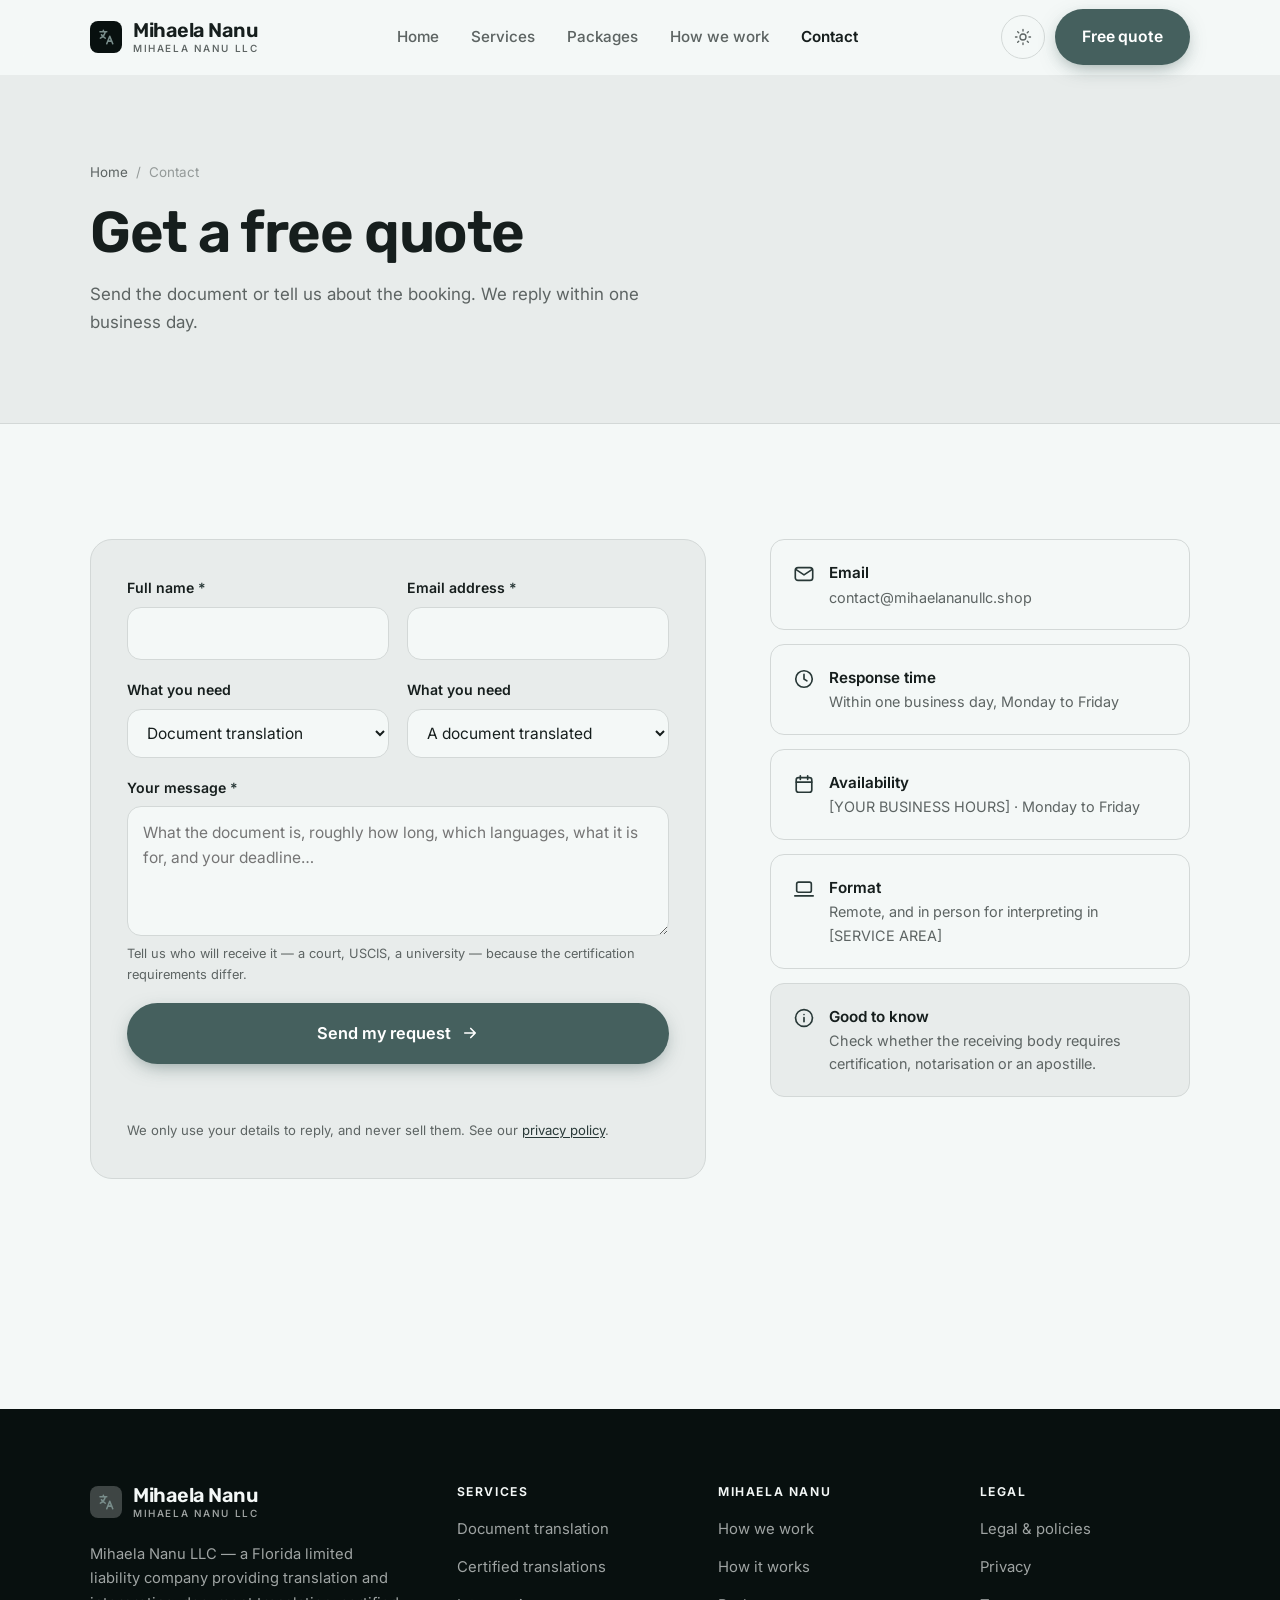
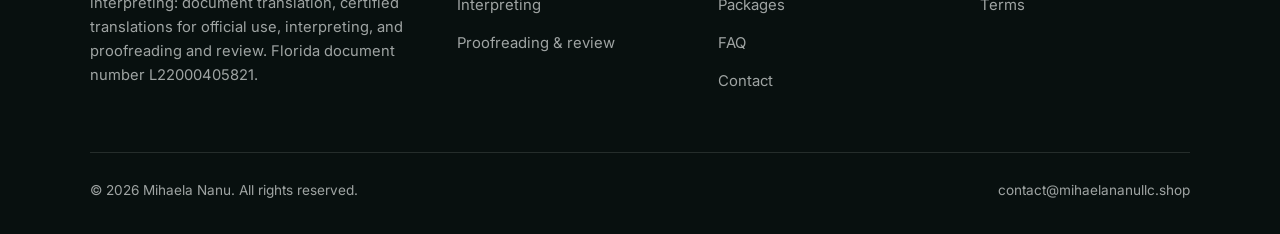
<file: contact.html>
<!DOCTYPE html>
<html lang="en" class="no-js">
<head>
<meta charset="utf-8">
<meta name="viewport" content="width=device-width, initial-scale=1">
<title>Contact — Mihaela Nanu</title>
<meta name="description" content="Contact Mihaela Nanu LLC for a translation quote. We reply within one business day.">
<link rel="canonical" href="https://mihaelananullc.shop/contact.html">

<meta property="og:type" content="website">
<meta property="og:url" content="https://mihaelananullc.shop/contact.html">
<meta property="og:site_name" content="Mihaela Nanu">
<meta property="og:locale" content="en_US">
<meta property="og:title" content="Contact — Mihaela Nanu">
<meta property="og:description" content="Contact Mihaela Nanu LLC for a translation quote. We reply within one business day.">
<meta name="theme-color" content="#08100f">

<link rel="icon" href="assets/img/favicon.svg" type="image/svg+xml">
<link rel="preconnect" href="https://fonts.googleapis.com">
<link rel="preconnect" href="https://fonts.gstatic.com" crossorigin>
<link rel="stylesheet" href="https://fonts.googleapis.com/css2?family=Rubik:wght@400;500;600;700&family=Inter:wght@400..700&display=swap">
<link rel="stylesheet" href="assets/css/style.css">

<!-- Thème appliqué avant le premier rendu (évite le flash) -->
<script>
document.documentElement.classList.remove('no-js');
(function(){try{var t=localStorage.getItem('site-theme');if(t){document.documentElement.setAttribute('data-theme',t);}}catch(e){}})();
</script>
</head>

<body>
<a class="skip-link" href="#main">Skip to main content</a>

<header class="site-header">
  <nav class="wrap nav" aria-label="Main navigation">
    <a class="brand" href="index.html">
      <svg class="brand__mark" viewBox="0 0 64 64" aria-hidden="true">
        <rect class="bm-bg" width="64" height="64" rx="16"/>
        <g class="bm-ic" transform="translate(14 14) scale(1.5)" fill="none" stroke-width="2.1" stroke-linecap="round" stroke-linejoin="round"><path d="M4 5h9M8.5 3v2M11 5c-.8 4-3.4 7-6.5 8.5M6 9c1.2 2 3 3.5 5 4.5M13 21l4-10 4 10M14.5 17.5h5"/></g>
      </svg>
      <span>Mihaela Nanu<span class="brand__sub">Mihaela Nanu LLC</span></span>
    </a>

    <ul class="nav__links" id="nav-links">
      <li><a href="index.html">Home</a></li>
      <li><a href="programs.html">Services</a></li>
      <li><a href="index.html#pricing">Packages</a></li>
      <li><a href="about.html">How we work</a></li>
      <li><a href="contact.html" aria-current="page">Contact</a></li>
      <li><a class="btn btn--primary" href="contact.html">Free quote</a></li>
    </ul>

    <div class="nav__cta">
      <button class="theme-toggle" type="button" aria-label="Switch to dark theme">
        <svg class="icon-sun" viewBox="0 0 24 24" fill="none" stroke="currentColor" stroke-width="1.8" stroke-linecap="round" aria-hidden="true"><circle cx="12" cy="12" r="4"/><path d="M12 2v2m0 16v2M2 12h2m16 0h2M4.9 4.9l1.4 1.4m11.4 11.4 1.4 1.4M19.1 4.9l-1.4 1.4M6.3 17.7l-1.4 1.4"/></svg>
        <svg class="icon-moon" viewBox="0 0 24 24" fill="none" stroke="currentColor" stroke-width="1.8" stroke-linecap="round" stroke-linejoin="round" aria-hidden="true"><path d="M21 12.8A9 9 0 1 1 11.2 3a7 7 0 0 0 9.8 9.8z"/></svg>
      </button>
      <a class="btn btn--primary" href="contact.html">Free quote</a>
      <button class="nav__toggle" type="button" aria-expanded="false" aria-controls="nav-links" aria-label="Open menu">
        <svg class="icon-open" viewBox="0 0 24 24" fill="none" stroke="currentColor" stroke-width="2" stroke-linecap="round" aria-hidden="true"><path d="M3 6h18M3 12h18M3 18h18"/></svg>
        <svg class="icon-close" viewBox="0 0 24 24" fill="none" stroke="currentColor" stroke-width="2" stroke-linecap="round" aria-hidden="true"><path d="M6 6l12 12M18 6L6 18"/></svg>
      </button>
    </div>
  </nav>
</header>

<main id="main">

<section class="page-head">
  <div class="wrap">
    <nav class="breadcrumb" aria-label="Breadcrumb">
      <a href="index.html">Home</a><span>/</span><span aria-current="page">Contact</span>
    </nav>
    <h1>Get a free quote</h1>
    <p>Send the document or tell us about the booking. We reply within one business day.</p>
  </div>
</section>

<section class="section wrap">
  <div class="form-layout">

    <!--
      FORM: the action attribute holds a placeholder id. Create a free form at
      https://formspree.io and replace VOTRE_ID_FORMSPREE. Until then, the button
      opens the visitor's email app with a pre-filled message to contact@mihaelananullc.shop.
    -->
    <form class="form" id="contact-form" action="https://formspree.io/f/VOTRE_ID_FORMSPREE" method="POST"
          data-email="contact@mihaelananullc.shop" data-subject="Translation enquiry"
          data-msg-mail="Your email app will open with the message ready to send." data-msg-sending="Sending…"
          data-msg-ok="Thanks! Your message is on its way. We reply within one business day." data-msg-err="Sending failed. Please email us directly at">
      <div class="form__row">
        <div class="field">
          <label for="nom">Full name <span class="req" aria-hidden="true">*</span></label>
          <input type="text" id="nom" name="nom" autocomplete="name" required>
        </div>
        <div class="field">
          <label for="email">Email address <span class="req" aria-hidden="true">*</span></label>
          <input type="email" id="email" name="email" autocomplete="email" required>
        </div>
      </div>

      <div class="form__row">
        <div class="field">
          <label for="programme">What you need</label>
          <select id="programme" name="programme">
            <option>Document translation</option>
            <option>Certified translations</option>
            <option>Interpreting</option>
            <option>Proofreading &amp; review</option>
            <option>Not sure yet</option>
          </select>
        </div>
        <div class="field">
          <label for="niveau">What you need</label>
          <select id="niveau" name="niveau">
            <option>A document translated</option>
            <option>A certified translation</option>
            <option>An interpreter</option>
            <option>A translation reviewed</option>
          </select>
        </div>
      </div>

      <div class="field">
        <label for="message">Your message <span class="req" aria-hidden="true">*</span></label>
        <textarea id="message" name="message" required placeholder="What the document is, roughly how long, which languages, what it is for, and your deadline…"></textarea>
        <span class="field__hint">Tell us who will receive it — a court, USCIS, a university — because the certification requirements differ.</span>
      </div>

      <!-- Bot trap: hidden from humans -->
      <div class="visually-hidden" aria-hidden="true">
        <label for="site-web">Leave this field empty</label>
        <input type="text" id="site-web" name="_gotcha" tabindex="-1" autocomplete="off">
      </div>

      <button class="btn btn--primary btn--lg" type="submit">Send my request <svg viewBox="0 0 24 24" fill="none" stroke="currentColor" stroke-width="2.2" stroke-linecap="round" stroke-linejoin="round" aria-hidden="true"><path d="M5 12h14M13 6l6 6-6 6"/></svg></button>

      <p id="form-status" class="form__status" role="status" aria-live="polite"></p>

      <p class="form__note">
        We only use your details to reply, and never sell them. See our <a href="legal.html#privacy">privacy policy</a>.
      </p>
    </form>

    <aside class="contact-aside">
      <div class="contact-card">
        <svg viewBox="0 0 24 24" fill="none" stroke="currentColor" stroke-width="1.8" stroke-linecap="round" stroke-linejoin="round" aria-hidden="true"><rect x="2.5" y="5" width="19" height="14" rx="3"/><path d="M3 7l9 6 9-6"/></svg>
        <div><b>Email</b><a href="mailto:contact@mihaelananullc.shop">contact@mihaelananullc.shop</a></div>
      </div>
      <div class="contact-card">
        <svg viewBox="0 0 24 24" fill="none" stroke="currentColor" stroke-width="1.8" stroke-linecap="round" stroke-linejoin="round" aria-hidden="true"><circle cx="12" cy="12" r="9"/><path d="M12 7v5l3.2 2"/></svg>
        <div><b>Response time</b><span>Within one business day, Monday to Friday</span></div>
      </div>
      <div class="contact-card">
        <svg viewBox="0 0 24 24" fill="none" stroke="currentColor" stroke-width="1.8" stroke-linecap="round" stroke-linejoin="round" aria-hidden="true"><rect x="3.5" y="5" width="17" height="16" rx="2.5"/><path d="M8 3v4M16 3v4M3.5 10h17"/></svg>
        <div><b>Availability</b><span>[YOUR BUSINESS HOURS] · Monday to Friday</span></div>
      </div>
      <div class="contact-card">
        <svg viewBox="0 0 24 24" fill="none" stroke="currentColor" stroke-width="1.8" stroke-linecap="round" stroke-linejoin="round" aria-hidden="true"><rect x="4" y="4.5" width="16" height="11" rx="2"/><path d="M2 19.5h20"/></svg>
        <div><b>Format</b><span>Remote, and in person for interpreting in [SERVICE AREA]</span></div>
      </div>
      <div class="contact-card contact-card--soft">
        <svg viewBox="0 0 24 24" fill="none" stroke="currentColor" stroke-width="1.8" stroke-linecap="round" stroke-linejoin="round" aria-hidden="true"><circle cx="12" cy="12" r="9.2"/><path d="M12 16v-4.5M12 8.2v.1"/></svg>
        <div><b>Good to know</b><span>Check whether the receiving body requires certification, notarisation or an apostille.</span></div>
      </div>
    </aside>

  </div>
</section>

</main>

<footer class="site-footer">
  <div class="wrap">
    <div class="footer__grid">
      <div class="footer__brand">
        <a class="brand" href="index.html">
          <svg class="brand__mark" viewBox="0 0 64 64" aria-hidden="true">
        <rect class="bm-bg" width="64" height="64" rx="16"/>
        <g class="bm-ic" transform="translate(14 14) scale(1.5)" fill="none" stroke-width="2.1" stroke-linecap="round" stroke-linejoin="round"><path d="M4 5h9M8.5 3v2M11 5c-.8 4-3.4 7-6.5 8.5M6 9c1.2 2 3 3.5 5 4.5M13 21l4-10 4 10M14.5 17.5h5"/></g>
      </svg>
          <span>Mihaela Nanu<span class="brand__sub">Mihaela Nanu LLC</span></span>
        </a>
        <p>Mihaela Nanu LLC — a Florida limited liability company providing translation and interpreting: document translation, certified translations for official use, interpreting, and proofreading and review. Florida document number L22000405821.</p>
      </div>

      <div class="footer__col">
        <h4>Services</h4>
        <ul>
          <li><a href="programs.html#documents">Document translation</a></li>
          <li><a href="programs.html#certified">Certified translations</a></li>
          <li><a href="programs.html#interpreting">Interpreting</a></li>
          <li><a href="programs.html#review">Proofreading &amp; review</a></li>
        </ul>
      </div>

      <div class="footer__col">
        <h4>Mihaela Nanu</h4>
        <ul>
          <li><a href="about.html">How we work</a></li>
          <li><a href="index.html#how-it-works">How it works</a></li>
          <li><a href="index.html#pricing">Packages</a></li>
          <li><a href="index.html#faq">FAQ</a></li>
          <li><a href="contact.html">Contact</a></li>
        </ul>
      </div>

      <div class="footer__col">
        <h4>Legal</h4>
        <ul>
          <li><a href="legal.html">Legal &amp; policies</a></li>
          <li><a href="legal.html#privacy">Privacy</a></li>
          <li><a href="legal.html#terms">Terms</a></li>
        </ul>
      </div>
    </div>

    <div class="footer__bottom">
      <p>© <span data-year>2026</span> Mihaela Nanu. All rights reserved.</p>
      <p><a href="mailto:contact@mihaelananullc.shop">contact@mihaelananullc.shop</a></p>
    </div>
  </div>
</footer>

<script src="assets/js/main.js" defer></script>
</body>
</html>
</file>
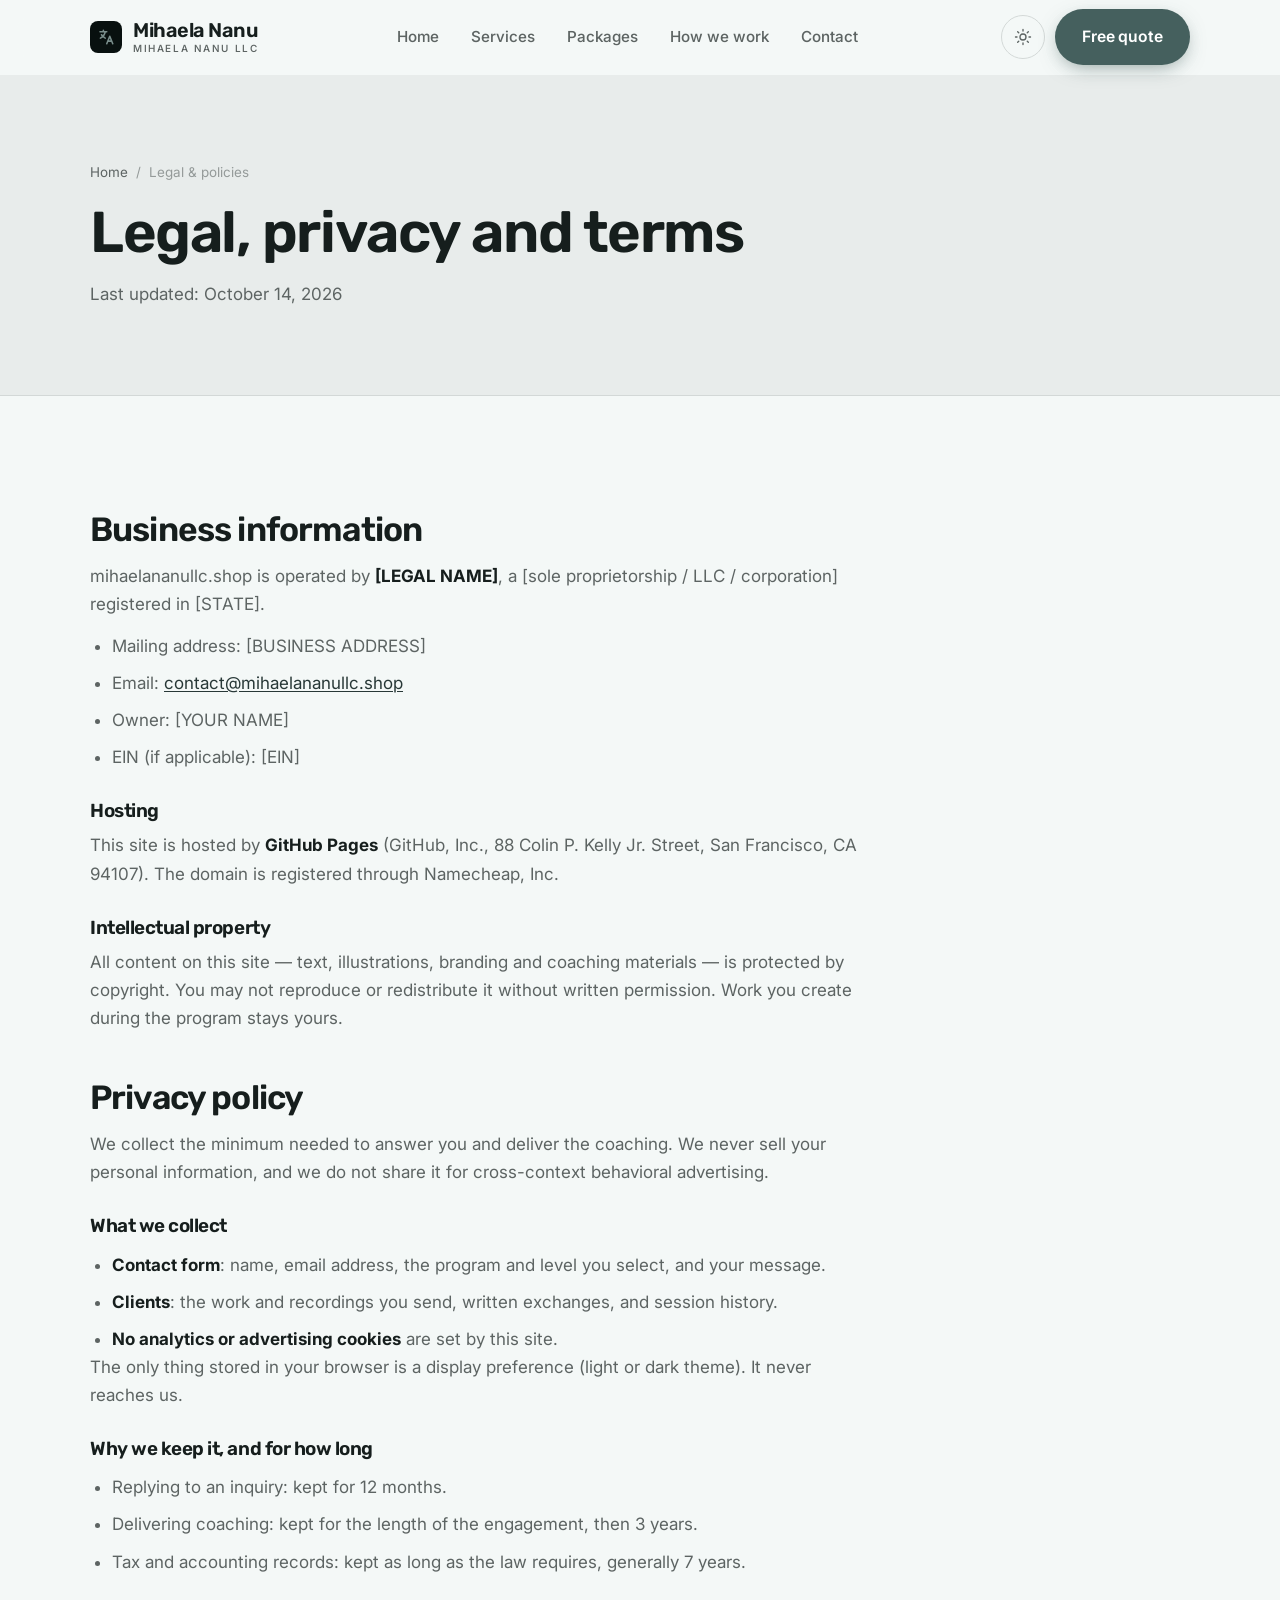
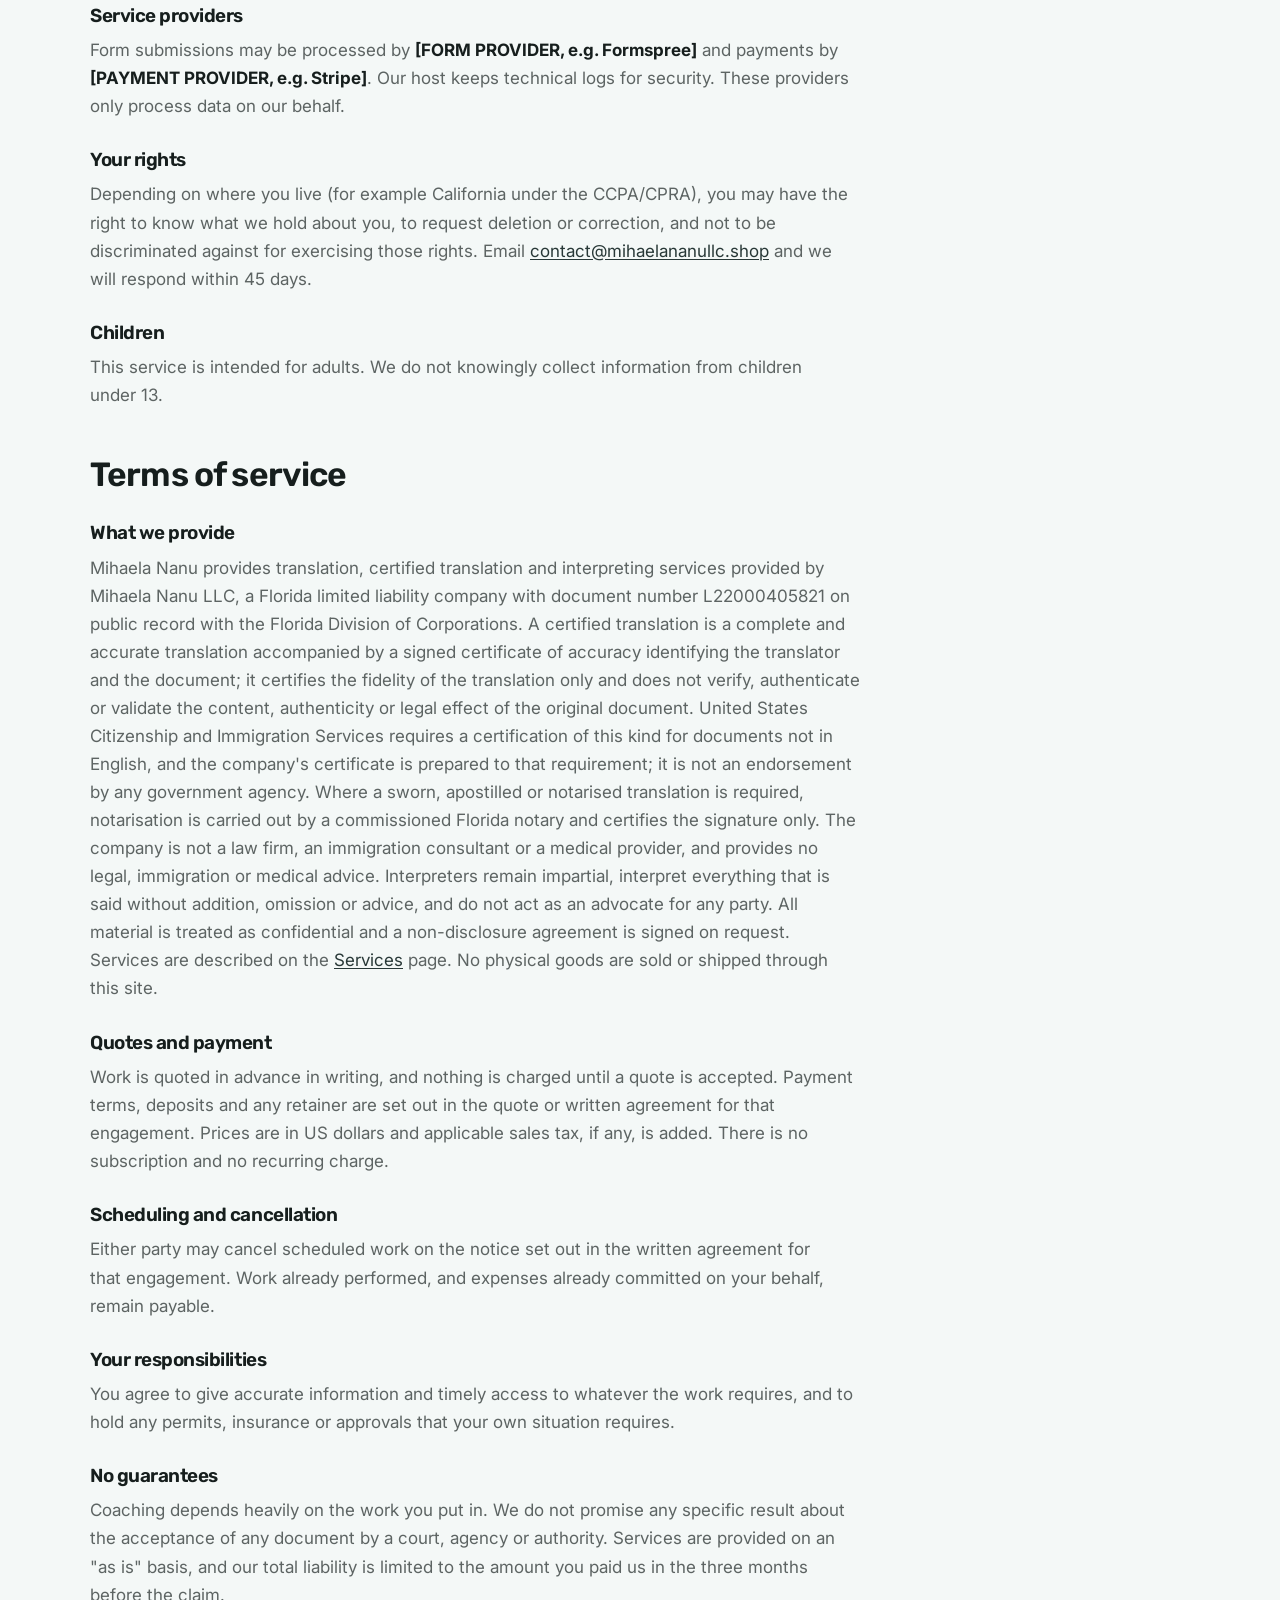
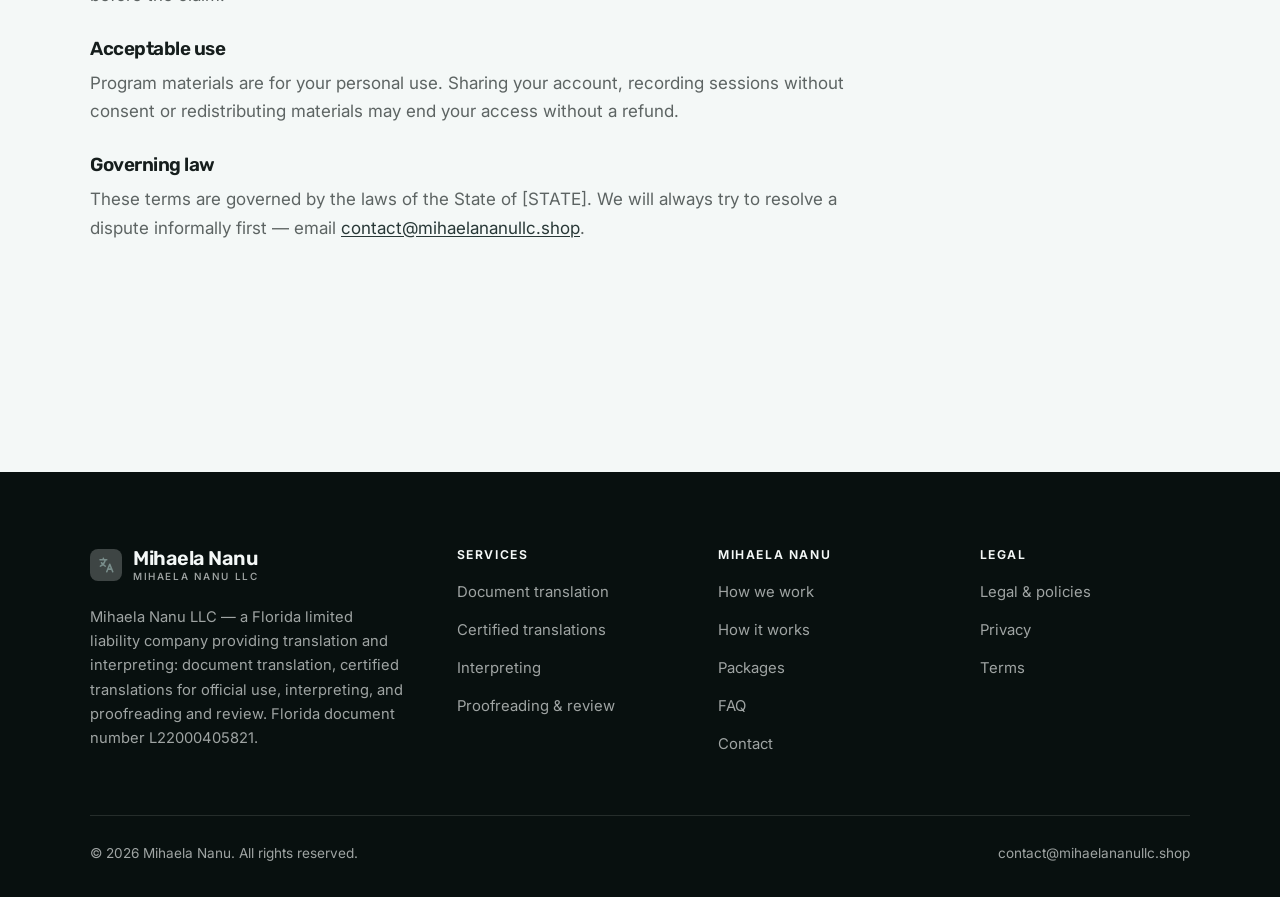
<file: legal.html>
<!DOCTYPE html>
<html lang="en" class="no-js">
<head>
<meta charset="utf-8">
<meta name="viewport" content="width=device-width, initial-scale=1">
<title>Legal, privacy and terms — Mihaela Nanu</title>
<meta name="description" content="Business information, privacy policy and terms of service for Mihaela Nanu.">
<meta name="robots" content="noindex">

<meta property="og:type" content="website">
<meta property="og:url" content="https://mihaelananullc.shop/legal.html">
<meta property="og:site_name" content="Mihaela Nanu">
<meta property="og:locale" content="en_US">
<meta property="og:title" content="Legal, privacy and terms — Mihaela Nanu">
<meta property="og:description" content="Business information, privacy policy and terms of service for Mihaela Nanu.">
<meta name="theme-color" content="#08100f">

<link rel="icon" href="assets/img/favicon.svg" type="image/svg+xml">
<link rel="preconnect" href="https://fonts.googleapis.com">
<link rel="preconnect" href="https://fonts.gstatic.com" crossorigin>
<link rel="stylesheet" href="https://fonts.googleapis.com/css2?family=Rubik:wght@400;500;600;700&family=Inter:wght@400..700&display=swap">
<link rel="stylesheet" href="assets/css/style.css">

<!-- Thème appliqué avant le premier rendu (évite le flash) -->
<script>
document.documentElement.classList.remove('no-js');
(function(){try{var t=localStorage.getItem('site-theme');if(t){document.documentElement.setAttribute('data-theme',t);}}catch(e){}})();
</script>
</head>

<body>
<a class="skip-link" href="#main">Skip to main content</a>

<header class="site-header">
  <nav class="wrap nav" aria-label="Main navigation">
    <a class="brand" href="index.html">
      <svg class="brand__mark" viewBox="0 0 64 64" aria-hidden="true">
        <rect class="bm-bg" width="64" height="64" rx="16"/>
        <g class="bm-ic" transform="translate(14 14) scale(1.5)" fill="none" stroke-width="2.1" stroke-linecap="round" stroke-linejoin="round"><path d="M4 5h9M8.5 3v2M11 5c-.8 4-3.4 7-6.5 8.5M6 9c1.2 2 3 3.5 5 4.5M13 21l4-10 4 10M14.5 17.5h5"/></g>
      </svg>
      <span>Mihaela Nanu<span class="brand__sub">Mihaela Nanu LLC</span></span>
    </a>

    <ul class="nav__links" id="nav-links">
      <li><a href="index.html">Home</a></li>
      <li><a href="programs.html">Services</a></li>
      <li><a href="index.html#pricing">Packages</a></li>
      <li><a href="about.html">How we work</a></li>
      <li><a href="contact.html">Contact</a></li>
      <li><a class="btn btn--primary" href="contact.html">Free quote</a></li>
    </ul>

    <div class="nav__cta">
      <button class="theme-toggle" type="button" aria-label="Switch to dark theme">
        <svg class="icon-sun" viewBox="0 0 24 24" fill="none" stroke="currentColor" stroke-width="1.8" stroke-linecap="round" aria-hidden="true"><circle cx="12" cy="12" r="4"/><path d="M12 2v2m0 16v2M2 12h2m16 0h2M4.9 4.9l1.4 1.4m11.4 11.4 1.4 1.4M19.1 4.9l-1.4 1.4M6.3 17.7l-1.4 1.4"/></svg>
        <svg class="icon-moon" viewBox="0 0 24 24" fill="none" stroke="currentColor" stroke-width="1.8" stroke-linecap="round" stroke-linejoin="round" aria-hidden="true"><path d="M21 12.8A9 9 0 1 1 11.2 3a7 7 0 0 0 9.8 9.8z"/></svg>
      </button>
      <a class="btn btn--primary" href="contact.html">Free quote</a>
      <button class="nav__toggle" type="button" aria-expanded="false" aria-controls="nav-links" aria-label="Open menu">
        <svg class="icon-open" viewBox="0 0 24 24" fill="none" stroke="currentColor" stroke-width="2" stroke-linecap="round" aria-hidden="true"><path d="M3 6h18M3 12h18M3 18h18"/></svg>
        <svg class="icon-close" viewBox="0 0 24 24" fill="none" stroke="currentColor" stroke-width="2" stroke-linecap="round" aria-hidden="true"><path d="M6 6l12 12M18 6L6 18"/></svg>
      </button>
    </div>
  </nav>
</header>

<main id="main">

<section class="page-head">
  <div class="wrap">
    <nav class="breadcrumb" aria-label="Breadcrumb">
      <a href="index.html">Home</a><span>/</span><span aria-current="page">Legal &amp; policies</span>
    </nav>
    <h1>Legal, privacy and terms</h1>
    <p>Last updated: <time datetime="2026-10-14">October 14, 2026</time></p>
  </div>
</section>

<section class="section wrap">
  <div class="prose">

    <!--
      TO DO: this is a skeleton, not legal advice. Replace every [BRACKET] with
      your real details before selling, and have a lawyer review it if you can.
      Consumer protection rules differ by state.
    -->

    <h2 id="business">Business information</h2>
    <p>
      mihaelananullc.shop is operated by <strong>[LEGAL NAME]</strong>, a [sole proprietorship / LLC / corporation]
      registered in [STATE].
    </p>
    <ul>
      <li>Mailing address: [BUSINESS ADDRESS]</li>
      <li>Email: <a href="mailto:contact@mihaelananullc.shop">contact@mihaelananullc.shop</a></li>
      <li>Owner: [YOUR NAME]</li>
      <li>EIN (if applicable): [EIN]</li>
    </ul>

    <h3>Hosting</h3>
    <p>
      This site is hosted by <strong>GitHub Pages</strong> (GitHub, Inc., 88 Colin P. Kelly Jr. Street,
      San Francisco, CA 94107). The domain is registered through Namecheap, Inc.
    </p>

    <h3>Intellectual property</h3>
    <p>
      All content on this site — text, illustrations, branding and coaching materials — is protected by
      copyright. You may not reproduce or redistribute it without written permission. Work you create during
      the program stays yours.
    </p>

    <h2 id="privacy">Privacy policy</h2>
    <p>
      We collect the minimum needed to answer you and deliver the coaching. We never sell your personal
      information, and we do not share it for cross-context behavioral advertising.
    </p>
    <h3>What we collect</h3>
    <ul>
      <li><strong>Contact form</strong>: name, email address, the program and level you select, and your message.</li>
      <li><strong>Clients</strong>: the work and recordings you send, written exchanges, and session history.</li>
      <li><strong>No analytics or advertising cookies</strong> are set by this site.</li>
    </ul>
    <p>
      The only thing stored in your browser is a display preference (light or dark theme). It never reaches us.
    </p>
    <h3>Why we keep it, and for how long</h3>
    <ul>
      <li>Replying to an inquiry: kept for 12 months.</li>
      <li>Delivering coaching: kept for the length of the engagement, then 3 years.</li>
      <li>Tax and accounting records: kept as long as the law requires, generally 7 years.</li>
    </ul>
    <h3>Service providers</h3>
    <p>
      Form submissions may be processed by <strong>[FORM PROVIDER, e.g. Formspree]</strong> and payments by
      <strong>[PAYMENT PROVIDER, e.g. Stripe]</strong>. Our host keeps technical logs for security. These
      providers only process data on our behalf.
    </p>
    <h3>Your rights</h3>
    <p>
      Depending on where you live (for example California under the CCPA/CPRA), you may have the right to
      know what we hold about you, to request deletion or correction, and not to be discriminated against for
      exercising those rights. Email <a href="mailto:contact@mihaelananullc.shop">contact@mihaelananullc.shop</a> and we will respond within 45 days.
    </p>
    <h3>Children</h3>
    <p>
      This service is intended for adults. We do not knowingly collect information from children under 13.
    </p>

    <h2 id="terms">Terms of service</h2>
    <h3>What we provide</h3>
    <p>
      Mihaela Nanu provides translation, certified translation and interpreting services provided by Mihaela Nanu LLC, a Florida limited liability company with document number L22000405821 on public record with the Florida Division of Corporations. A certified translation is a complete and accurate translation accompanied by a signed certificate of accuracy identifying the translator and the document; it certifies the fidelity of the translation only and does not verify, authenticate or validate the content, authenticity or legal effect of the original document. United States Citizenship and Immigration Services requires a certification of this kind for documents not in English, and the company's certificate is prepared to that requirement; it is not an endorsement by any government agency. Where a sworn, apostilled or notarised translation is required, notarisation is carried out by a commissioned Florida notary and certifies the signature only. The company is not a law firm, an immigration consultant or a medical provider, and provides no legal, immigration or medical advice. Interpreters remain impartial, interpret everything that is said without addition, omission or advice, and do not act as an advocate for any party. All material is treated as confidential and a non-disclosure agreement is signed on request. Services are described on the
      <a href="programs.html">Services</a> page. No physical goods are sold or shipped through this site.
    </p>
    <h3>Quotes and payment</h3>
    <p>
      Work is quoted in advance in writing, and nothing is charged until a quote is accepted. Payment terms,
      deposits and any retainer are set out in the quote or written agreement for that engagement. Prices are in
      US dollars and applicable sales tax, if any, is added. There is no subscription and no recurring charge.
    </p>
    <h3>Scheduling and cancellation</h3>
    <p>
      Either party may cancel scheduled work on the notice set out in the written agreement for that engagement.
      Work already performed, and expenses already committed on your behalf, remain payable.
    </p>
    <h3>Your responsibilities</h3>
    <p>
      You agree to give accurate information and timely access to whatever the work requires, and to hold any
      permits, insurance or approvals that your own situation requires.
    </p>

    <h3>No guarantees</h3>
    <p>
      Coaching depends heavily on the work you put in. We do not promise any specific result
      about the acceptance of any document by a court, agency or authority. Services are provided on an "as is" basis, and our total
      liability is limited to the amount you paid us in the three months before the claim.
    </p>
    <h3>Acceptable use</h3>
    <p>
      Program materials are for your personal use. Sharing your account, recording sessions without consent
      or redistributing materials may end your access without a refund.
    </p>
    <h3>Governing law</h3>
    <p>
      These terms are governed by the laws of the State of [STATE]. We will always try to resolve a dispute
      informally first — email <a href="mailto:contact@mihaelananullc.shop">contact@mihaelananullc.shop</a>.
    </p>

  </div>
</section>

</main>

<footer class="site-footer">
  <div class="wrap">
    <div class="footer__grid">
      <div class="footer__brand">
        <a class="brand" href="index.html">
          <svg class="brand__mark" viewBox="0 0 64 64" aria-hidden="true">
        <rect class="bm-bg" width="64" height="64" rx="16"/>
        <g class="bm-ic" transform="translate(14 14) scale(1.5)" fill="none" stroke-width="2.1" stroke-linecap="round" stroke-linejoin="round"><path d="M4 5h9M8.5 3v2M11 5c-.8 4-3.4 7-6.5 8.5M6 9c1.2 2 3 3.5 5 4.5M13 21l4-10 4 10M14.5 17.5h5"/></g>
      </svg>
          <span>Mihaela Nanu<span class="brand__sub">Mihaela Nanu LLC</span></span>
        </a>
        <p>Mihaela Nanu LLC — a Florida limited liability company providing translation and interpreting: document translation, certified translations for official use, interpreting, and proofreading and review. Florida document number L22000405821.</p>
      </div>

      <div class="footer__col">
        <h4>Services</h4>
        <ul>
          <li><a href="programs.html#documents">Document translation</a></li>
          <li><a href="programs.html#certified">Certified translations</a></li>
          <li><a href="programs.html#interpreting">Interpreting</a></li>
          <li><a href="programs.html#review">Proofreading &amp; review</a></li>
        </ul>
      </div>

      <div class="footer__col">
        <h4>Mihaela Nanu</h4>
        <ul>
          <li><a href="about.html">How we work</a></li>
          <li><a href="index.html#how-it-works">How it works</a></li>
          <li><a href="index.html#pricing">Packages</a></li>
          <li><a href="index.html#faq">FAQ</a></li>
          <li><a href="contact.html">Contact</a></li>
        </ul>
      </div>

      <div class="footer__col">
        <h4>Legal</h4>
        <ul>
          <li><a href="legal.html">Legal &amp; policies</a></li>
          <li><a href="legal.html#privacy">Privacy</a></li>
          <li><a href="legal.html#terms">Terms</a></li>
        </ul>
      </div>
    </div>

    <div class="footer__bottom">
      <p>© <span data-year>2026</span> Mihaela Nanu. All rights reserved.</p>
      <p><a href="mailto:contact@mihaelananullc.shop">contact@mihaelananullc.shop</a></p>
    </div>
  </div>
</footer>

<script src="assets/js/main.js" defer></script>
</body>
</html>
</file>
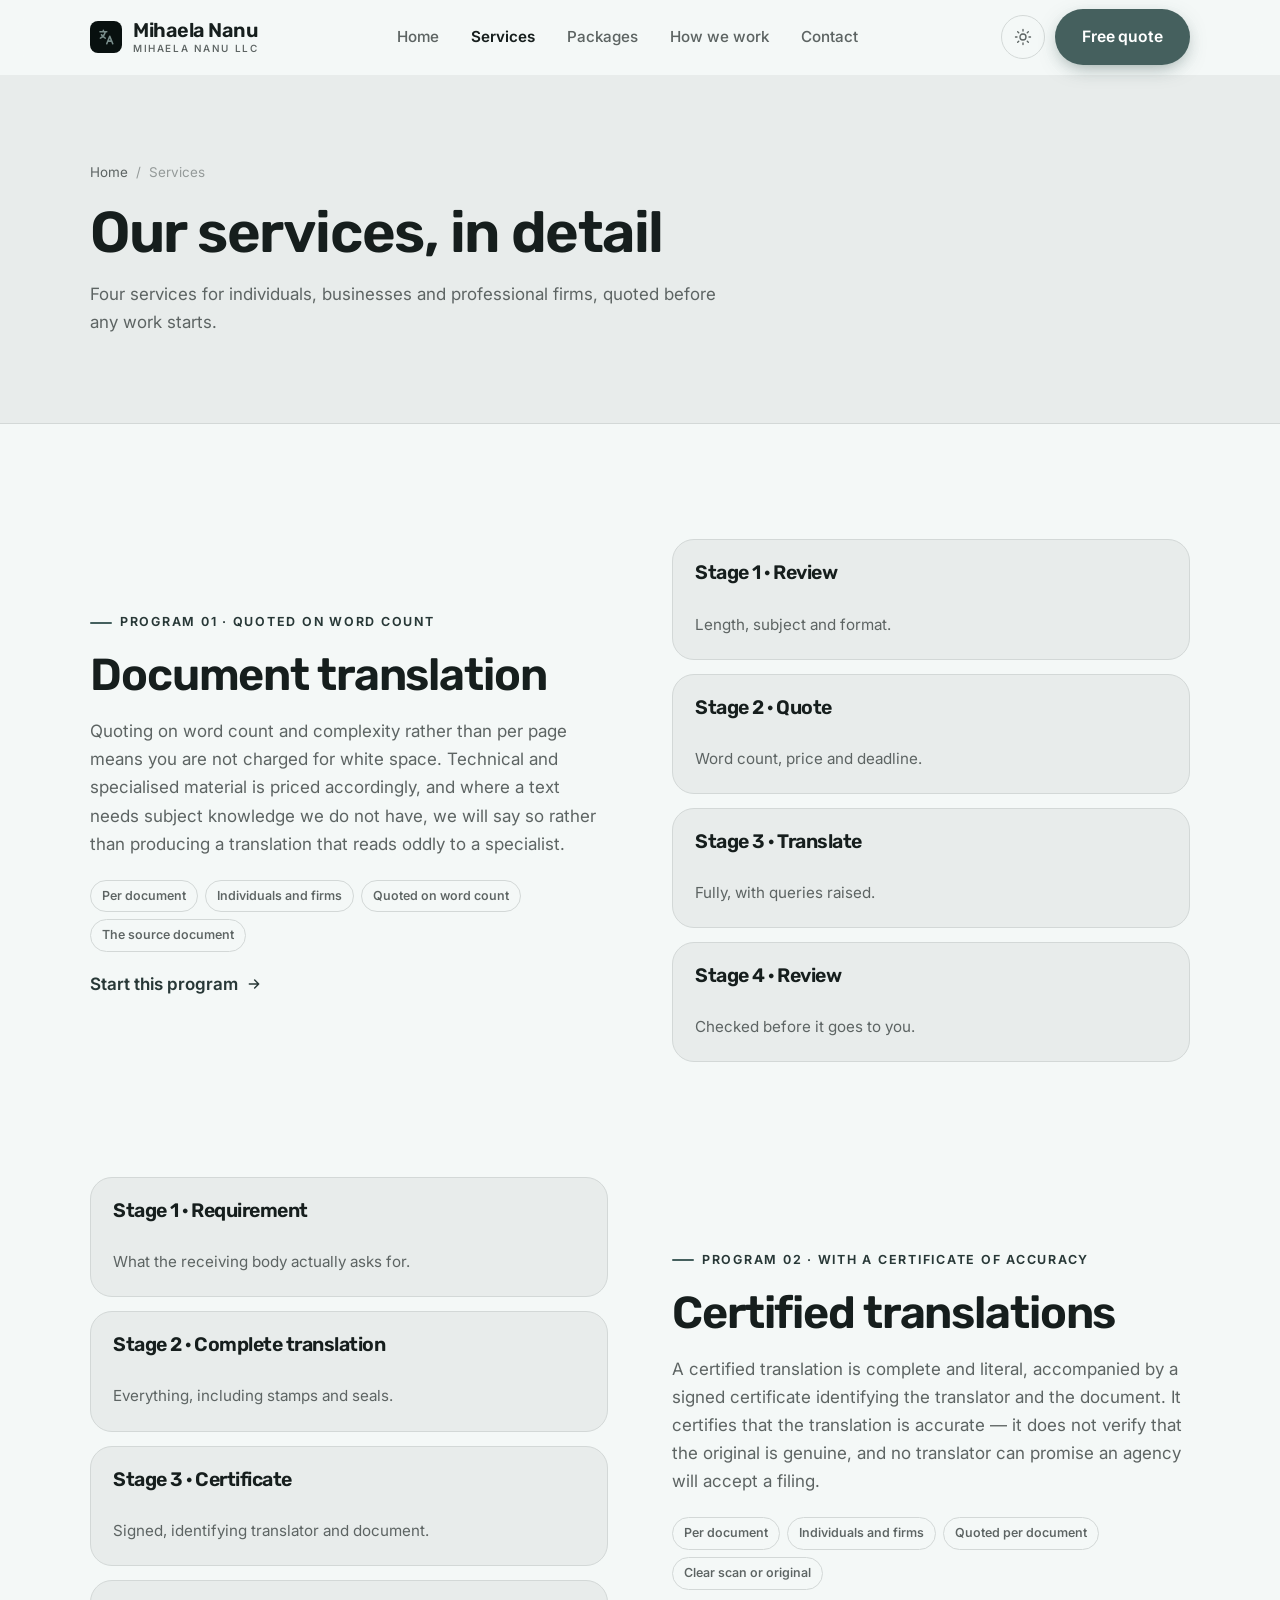
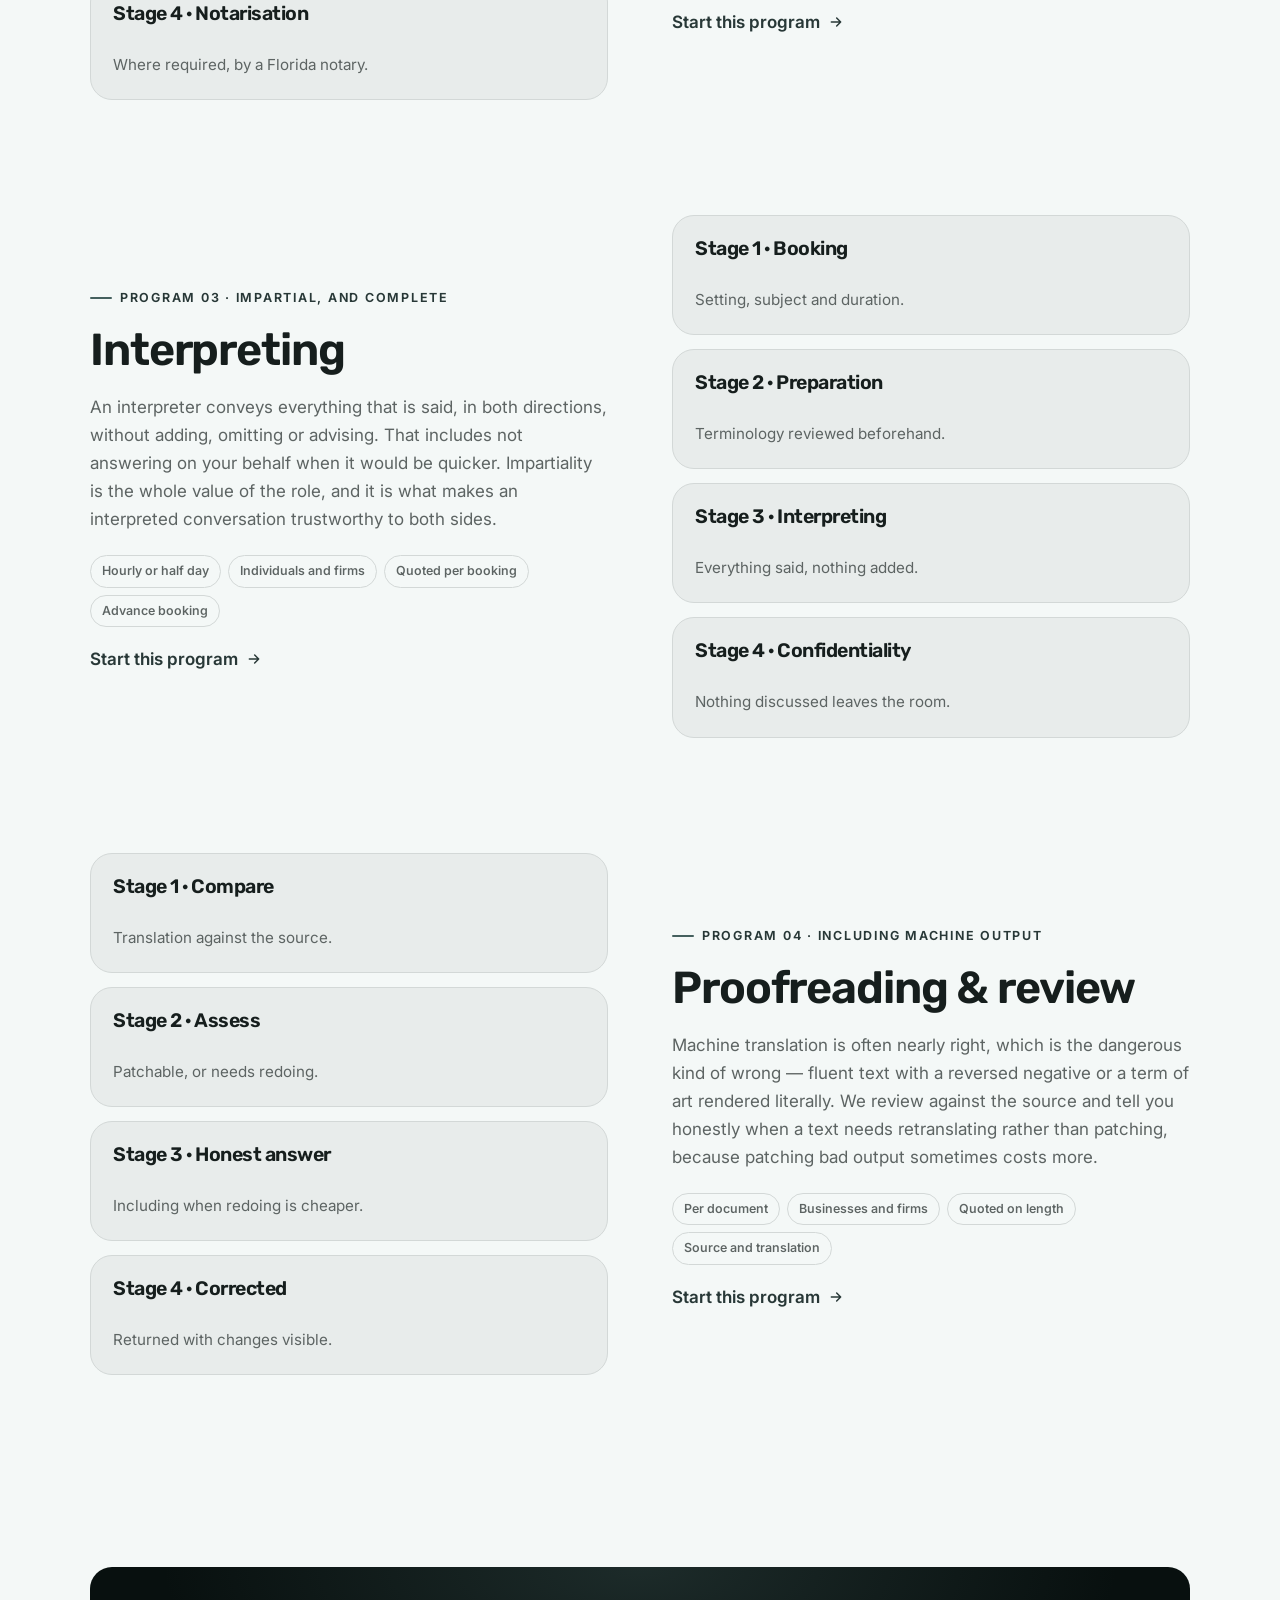
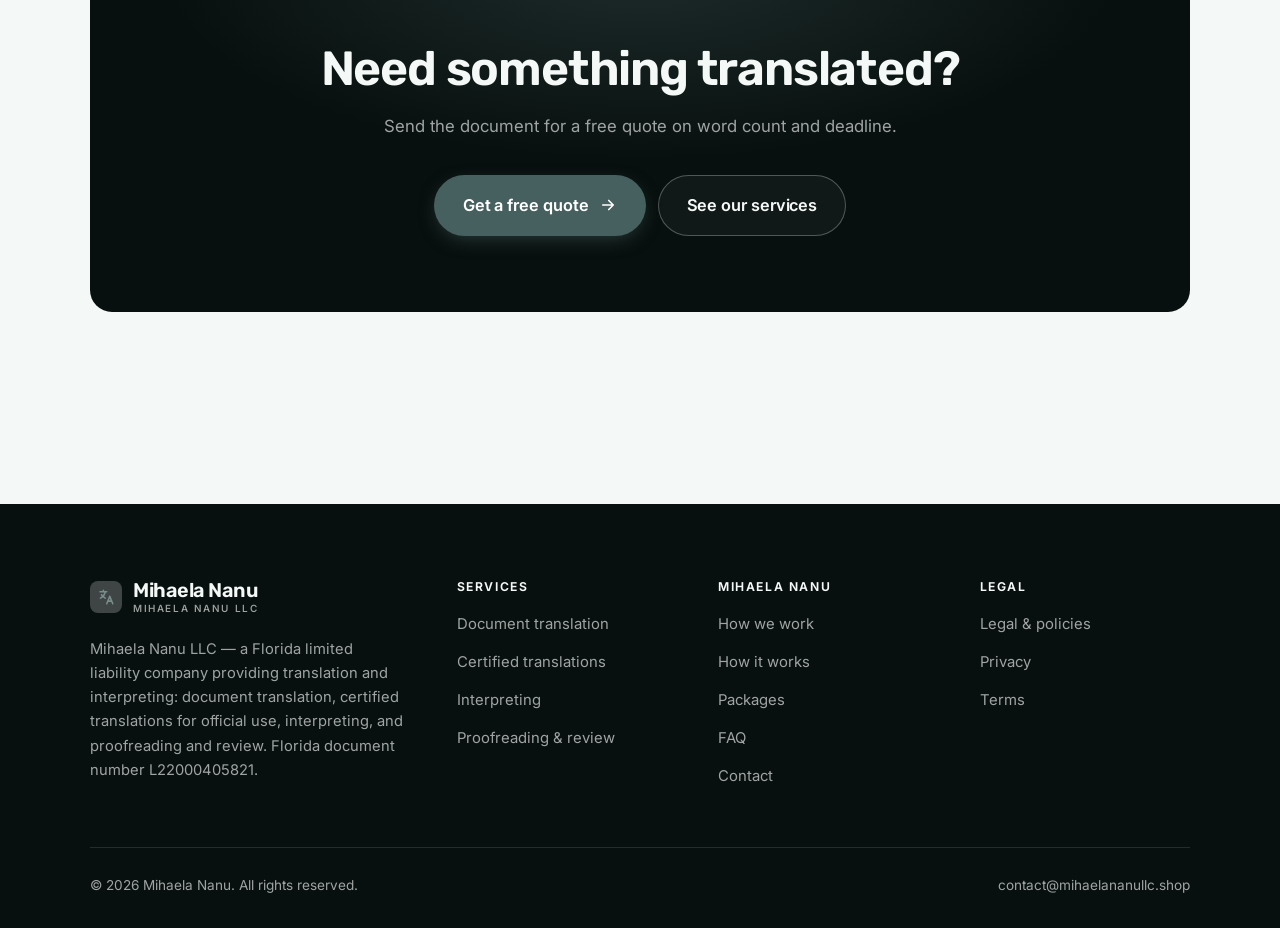
<file: programs.html>
<!DOCTYPE html>
<html lang="en" class="no-js">
<head>
<meta charset="utf-8">
<meta name="viewport" content="width=device-width, initial-scale=1">
<title>Services — Mihaela Nanu</title>
<meta name="description" content="Services of Mihaela Nanu LLC: document translation, certified translations, interpreting, and proofreading and review.">
<link rel="canonical" href="https://mihaelananullc.shop/programs.html">

<meta property="og:type" content="website">
<meta property="og:url" content="https://mihaelananullc.shop/programs.html">
<meta property="og:site_name" content="Mihaela Nanu">
<meta property="og:locale" content="en_US">
<meta property="og:title" content="Services — Mihaela Nanu">
<meta property="og:description" content="Services of Mihaela Nanu LLC: document translation, certified translations, interpreting, and proofreading and review.">
<meta name="theme-color" content="#08100f">

<link rel="icon" href="assets/img/favicon.svg" type="image/svg+xml">
<link rel="preconnect" href="https://fonts.googleapis.com">
<link rel="preconnect" href="https://fonts.gstatic.com" crossorigin>
<link rel="stylesheet" href="https://fonts.googleapis.com/css2?family=Rubik:wght@400;500;600;700&family=Inter:wght@400..700&display=swap">
<link rel="stylesheet" href="assets/css/style.css">

<!-- Thème appliqué avant le premier rendu (évite le flash) -->
<script>
document.documentElement.classList.remove('no-js');
(function(){try{var t=localStorage.getItem('site-theme');if(t){document.documentElement.setAttribute('data-theme',t);}}catch(e){}})();
</script>
</head>

<body>
<a class="skip-link" href="#main">Skip to main content</a>

<header class="site-header">
  <nav class="wrap nav" aria-label="Main navigation">
    <a class="brand" href="index.html">
      <svg class="brand__mark" viewBox="0 0 64 64" aria-hidden="true">
        <rect class="bm-bg" width="64" height="64" rx="16"/>
        <g class="bm-ic" transform="translate(14 14) scale(1.5)" fill="none" stroke-width="2.1" stroke-linecap="round" stroke-linejoin="round"><path d="M4 5h9M8.5 3v2M11 5c-.8 4-3.4 7-6.5 8.5M6 9c1.2 2 3 3.5 5 4.5M13 21l4-10 4 10M14.5 17.5h5"/></g>
      </svg>
      <span>Mihaela Nanu<span class="brand__sub">Mihaela Nanu LLC</span></span>
    </a>

    <ul class="nav__links" id="nav-links">
      <li><a href="index.html">Home</a></li>
      <li><a href="programs.html" aria-current="page">Services</a></li>
      <li><a href="index.html#pricing">Packages</a></li>
      <li><a href="about.html">How we work</a></li>
      <li><a href="contact.html">Contact</a></li>
      <li><a class="btn btn--primary" href="contact.html">Free quote</a></li>
    </ul>

    <div class="nav__cta">
      <button class="theme-toggle" type="button" aria-label="Switch to dark theme">
        <svg class="icon-sun" viewBox="0 0 24 24" fill="none" stroke="currentColor" stroke-width="1.8" stroke-linecap="round" aria-hidden="true"><circle cx="12" cy="12" r="4"/><path d="M12 2v2m0 16v2M2 12h2m16 0h2M4.9 4.9l1.4 1.4m11.4 11.4 1.4 1.4M19.1 4.9l-1.4 1.4M6.3 17.7l-1.4 1.4"/></svg>
        <svg class="icon-moon" viewBox="0 0 24 24" fill="none" stroke="currentColor" stroke-width="1.8" stroke-linecap="round" stroke-linejoin="round" aria-hidden="true"><path d="M21 12.8A9 9 0 1 1 11.2 3a7 7 0 0 0 9.8 9.8z"/></svg>
      </button>
      <a class="btn btn--primary" href="contact.html">Free quote</a>
      <button class="nav__toggle" type="button" aria-expanded="false" aria-controls="nav-links" aria-label="Open menu">
        <svg class="icon-open" viewBox="0 0 24 24" fill="none" stroke="currentColor" stroke-width="2" stroke-linecap="round" aria-hidden="true"><path d="M3 6h18M3 12h18M3 18h18"/></svg>
        <svg class="icon-close" viewBox="0 0 24 24" fill="none" stroke="currentColor" stroke-width="2" stroke-linecap="round" aria-hidden="true"><path d="M6 6l12 12M18 6L6 18"/></svg>
      </button>
    </div>
  </nav>
</header>

<main id="main">

<section class="page-head">
  <div class="wrap">
    <nav class="breadcrumb" aria-label="Breadcrumb">
      <a href="index.html">Home</a><span>/</span><span aria-current="page">Services</span>
    </nav>
    <h1>Our services, in detail</h1>
    <p>Four services for individuals, businesses and professional firms, quoted before any work starts.</p>
  </div>
</section>

<section class="section wrap" id="documents">
  <div class="split reveal">
    <div>
      <span class="eyebrow">Program 01 · Quoted on word count</span>
      <h2>Document translation</h2>
      <p>Quoting on word count and complexity rather than per page means you are not charged for white space. Technical and specialised material is priced accordingly, and where a text needs subject knowledge we do not have, we will say so rather than producing a translation that reads oddly to a specialist.</p>
      <ul class="tags"><li>Per document</li><li>Individuals and firms</li><li>Quoted on word count</li><li>The source document</li></ul>
      <p><a class="arrow-link" href="contact.html">Start this program <svg viewBox="0 0 24 24" fill="none" stroke="currentColor" stroke-width="2.2" stroke-linecap="round" stroke-linejoin="round" aria-hidden="true"><path d="M5 12h14M13 6l6 6-6 6"/></svg></a></p>
    </div>
    <div class="grid grid--2 grid--tight">
      <article class="card card--sm">
        <h3>Stage 1 · Review</h3>
        <p>Length, subject and format.</p>
      </article>
      <article class="card card--sm">
        <h3>Stage 2 · Quote</h3>
        <p>Word count, price and deadline.</p>
      </article>
      <article class="card card--sm">
        <h3>Stage 3 · Translate</h3>
        <p>Fully, with queries raised.</p>
      </article>
      <article class="card card--sm">
        <h3>Stage 4 · Review</h3>
        <p>Checked before it goes to you.</p>
      </article>
    </div>
  </div>
</section>

<section class="section section--flush wrap" id="certified">
  <div class="split reveal">
    <div class="grid grid--2 grid--tight">
      <article class="card card--sm">
        <h3>Stage 1 · Requirement</h3>
        <p>What the receiving body actually asks for.</p>
      </article>
      <article class="card card--sm">
        <h3>Stage 2 · Complete translation</h3>
        <p>Everything, including stamps and seals.</p>
      </article>
      <article class="card card--sm">
        <h3>Stage 3 · Certificate</h3>
        <p>Signed, identifying translator and document.</p>
      </article>
      <article class="card card--sm">
        <h3>Stage 4 · Notarisation</h3>
        <p>Where required, by a Florida notary.</p>
      </article>
    </div>
    <div>
      <span class="eyebrow">Program 02 · With a certificate of accuracy</span>
      <h2>Certified translations</h2>
      <p>A certified translation is complete and literal, accompanied by a signed certificate identifying the translator and the document. It certifies that the translation is accurate — it does not verify that the original is genuine, and no translator can promise an agency will accept a filing.</p>
      <ul class="tags"><li>Per document</li><li>Individuals and firms</li><li>Quoted per document</li><li>Clear scan or original</li></ul>
      <p><a class="arrow-link" href="contact.html">Start this program <svg viewBox="0 0 24 24" fill="none" stroke="currentColor" stroke-width="2.2" stroke-linecap="round" stroke-linejoin="round" aria-hidden="true"><path d="M5 12h14M13 6l6 6-6 6"/></svg></a></p>
    </div>
  </div>
</section>

<section class="section section--flush wrap" id="interpreting">
  <div class="split reveal">
    <div>
      <span class="eyebrow">Program 03 · Impartial, and complete</span>
      <h2>Interpreting</h2>
      <p>An interpreter conveys everything that is said, in both directions, without adding, omitting or advising. That includes not answering on your behalf when it would be quicker. Impartiality is the whole value of the role, and it is what makes an interpreted conversation trustworthy to both sides.</p>
      <ul class="tags"><li>Hourly or half day</li><li>Individuals and firms</li><li>Quoted per booking</li><li>Advance booking</li></ul>
      <p><a class="arrow-link" href="contact.html">Start this program <svg viewBox="0 0 24 24" fill="none" stroke="currentColor" stroke-width="2.2" stroke-linecap="round" stroke-linejoin="round" aria-hidden="true"><path d="M5 12h14M13 6l6 6-6 6"/></svg></a></p>
    </div>
    <div class="grid grid--2 grid--tight">
      <article class="card card--sm">
        <h3>Stage 1 · Booking</h3>
        <p>Setting, subject and duration.</p>
      </article>
      <article class="card card--sm">
        <h3>Stage 2 · Preparation</h3>
        <p>Terminology reviewed beforehand.</p>
      </article>
      <article class="card card--sm">
        <h3>Stage 3 · Interpreting</h3>
        <p>Everything said, nothing added.</p>
      </article>
      <article class="card card--sm">
        <h3>Stage 4 · Confidentiality</h3>
        <p>Nothing discussed leaves the room.</p>
      </article>
    </div>
  </div>
</section>

<section class="section section--flush wrap" id="review">
  <div class="split reveal">
    <div class="grid grid--2 grid--tight">
      <article class="card card--sm">
        <h3>Stage 1 · Compare</h3>
        <p>Translation against the source.</p>
      </article>
      <article class="card card--sm">
        <h3>Stage 2 · Assess</h3>
        <p>Patchable, or needs redoing.</p>
      </article>
      <article class="card card--sm">
        <h3>Stage 3 · Honest answer</h3>
        <p>Including when redoing is cheaper.</p>
      </article>
      <article class="card card--sm">
        <h3>Stage 4 · Corrected</h3>
        <p>Returned with changes visible.</p>
      </article>
    </div>
    <div>
      <span class="eyebrow">Program 04 · Including machine output</span>
      <h2>Proofreading &amp; review</h2>
      <p>Machine translation is often nearly right, which is the dangerous kind of wrong — fluent text with a reversed negative or a term of art rendered literally. We review against the source and tell you honestly when a text needs retranslating rather than patching, because patching bad output sometimes costs more.</p>
      <ul class="tags"><li>Per document</li><li>Businesses and firms</li><li>Quoted on length</li><li>Source and translation</li></ul>
      <p><a class="arrow-link" href="contact.html">Start this program <svg viewBox="0 0 24 24" fill="none" stroke="currentColor" stroke-width="2.2" stroke-linecap="round" stroke-linejoin="round" aria-hidden="true"><path d="M5 12h14M13 6l6 6-6 6"/></svg></a></p>
    </div>
  </div>
</section>

<section class="wrap section--tight">
  <div class="cta-band reveal">
    <h2>Need something translated?</h2>
    <p>Send the document for a free quote on word count and deadline.</p>
    <div class="hero__actions">
      <a class="btn btn--primary btn--lg" href="contact.html">Get a free quote <svg viewBox="0 0 24 24" fill="none" stroke="currentColor" stroke-width="2.2" stroke-linecap="round" stroke-linejoin="round" aria-hidden="true"><path d="M5 12h14M13 6l6 6-6 6"/></svg></a>
      <a class="btn btn--on-dark btn--lg" href="programs.html">See our services</a>
    </div>
  </div>
</section>

</main>

<footer class="site-footer">
  <div class="wrap">
    <div class="footer__grid">
      <div class="footer__brand">
        <a class="brand" href="index.html">
          <svg class="brand__mark" viewBox="0 0 64 64" aria-hidden="true">
        <rect class="bm-bg" width="64" height="64" rx="16"/>
        <g class="bm-ic" transform="translate(14 14) scale(1.5)" fill="none" stroke-width="2.1" stroke-linecap="round" stroke-linejoin="round"><path d="M4 5h9M8.5 3v2M11 5c-.8 4-3.4 7-6.5 8.5M6 9c1.2 2 3 3.5 5 4.5M13 21l4-10 4 10M14.5 17.5h5"/></g>
      </svg>
          <span>Mihaela Nanu<span class="brand__sub">Mihaela Nanu LLC</span></span>
        </a>
        <p>Mihaela Nanu LLC — a Florida limited liability company providing translation and interpreting: document translation, certified translations for official use, interpreting, and proofreading and review. Florida document number L22000405821.</p>
      </div>

      <div class="footer__col">
        <h4>Services</h4>
        <ul>
          <li><a href="programs.html#documents">Document translation</a></li>
          <li><a href="programs.html#certified">Certified translations</a></li>
          <li><a href="programs.html#interpreting">Interpreting</a></li>
          <li><a href="programs.html#review">Proofreading &amp; review</a></li>
        </ul>
      </div>

      <div class="footer__col">
        <h4>Mihaela Nanu</h4>
        <ul>
          <li><a href="about.html">How we work</a></li>
          <li><a href="index.html#how-it-works">How it works</a></li>
          <li><a href="index.html#pricing">Packages</a></li>
          <li><a href="index.html#faq">FAQ</a></li>
          <li><a href="contact.html">Contact</a></li>
        </ul>
      </div>

      <div class="footer__col">
        <h4>Legal</h4>
        <ul>
          <li><a href="legal.html">Legal &amp; policies</a></li>
          <li><a href="legal.html#privacy">Privacy</a></li>
          <li><a href="legal.html#terms">Terms</a></li>
        </ul>
      </div>
    </div>

    <div class="footer__bottom">
      <p>© <span data-year>2026</span> Mihaela Nanu. All rights reserved.</p>
      <p><a href="mailto:contact@mihaelananullc.shop">contact@mihaelananullc.shop</a></p>
    </div>
  </div>
</footer>

<script src="assets/js/main.js" defer></script>
</body>
</html>
</file>
<file: assets/css/style.css>
/* Mihaela Nanu — couleurs et polices de la marque.
   Modifier ces valeurs suffit à changer l'identité visuelle de tout le site. */
:root {
  --c-accent:    #45605e;
  --c-on-accent: #ffffff;
  --c-ink:       #08100f;
  --c-paper:     #f4f8f7;

  --accent-ink-light: color-mix(in srgb, var(--c-accent) 58%, black);
  --accent-on-dark:   color-mix(in srgb, var(--c-accent) 72%, white);

  --font-display: "Rubik", system-ui, -apple-system, "Segoe UI", sans-serif;
  --font-body: "Inter", system-ui, -apple-system, "Segoe UI", sans-serif;
  --display-weight: 600;
  --display-tracking: -.025em;
}

/* ==========================================================================
   Feuille de style commune aux sites de coaching
   Les couleurs de marque (--c-accent, --c-on-accent, --c-ink, --c-paper) et
   les polices sont définies juste au-dessus, par site. Tout le reste en dérive.
   ========================================================================== */

/* --------------------------------------------------------------------------
   1. Tokens dérivés
   -------------------------------------------------------------------------- */

:root {
  /* Thème clair */
  --paper:      var(--c-paper);
  --paper-2:    color-mix(in srgb, var(--c-paper) 95%, var(--c-ink));
  --paper-3:    color-mix(in srgb, var(--c-paper) 89%, var(--c-ink));
  --line:       color-mix(in srgb, var(--c-paper) 86%, var(--c-ink));
  --text:       color-mix(in srgb, var(--c-ink) 94%, var(--c-paper));
  --muted:      color-mix(in srgb, var(--c-ink) 64%, var(--c-paper));
  --accent:     var(--c-accent);
  --accent-600: color-mix(in srgb, var(--c-accent) 86%, black);
  --accent-ink: var(--accent-ink-light);
  --on-accent:  var(--c-on-accent);
  --ink:        var(--c-ink);
  --ink-soft:   color-mix(in srgb, var(--c-ink) 90%, white);
  --on-ink:     var(--c-paper);
  --on-ink-mut: color-mix(in srgb, var(--c-paper) 64%, var(--c-ink));
  --brand-bg:   var(--c-ink);

  /* Rayons */
  --r-sm: 8px;
  --r-md: 14px;
  --r-lg: 22px;
  --r-full: 999px;

  /* Ombres */
  --sh-1: 0 1px 2px rgba(0, 0, 0, .05), 0 2px 8px rgba(0, 0, 0, .04);
  --sh-2: 0 2px 4px rgba(0, 0, 0, .05), 0 12px 32px rgba(0, 0, 0, .09);
  --sh-3: 0 4px 8px rgba(0, 0, 0, .06), 0 24px 56px rgba(0, 0, 0, .14);

  /* Rythme */
  --gutter: clamp(16px, 4vw, 40px);
  --maxw: 1180px;
  --section-y: clamp(64px, 9vw, 124px);

  --ease: cubic-bezier(.22, .61, .36, 1);
}

/* Thème sombre — suit le système, sauf si l'utilisateur a choisi « clair » */
@media (prefers-color-scheme: dark) {
  :root:not([data-theme="light"]) {
    --paper:      var(--c-ink);
    --paper-2:    color-mix(in srgb, var(--c-ink) 92%, white);
    --paper-3:    color-mix(in srgb, var(--c-ink) 86%, white);
    --line:       color-mix(in srgb, var(--c-ink) 80%, white);
    --text:       color-mix(in srgb, var(--c-paper) 94%, var(--c-ink));
    --muted:      color-mix(in srgb, var(--c-paper) 66%, var(--c-ink));
    --accent-ink: var(--accent-on-dark);
    --ink:        color-mix(in srgb, var(--c-ink) 72%, black);
    --brand-bg:   color-mix(in srgb, var(--c-ink) 80%, white);
    --sh-1: 0 1px 2px rgba(0, 0, 0, .4), 0 2px 8px rgba(0, 0, 0, .3);
    --sh-2: 0 2px 4px rgba(0, 0, 0, .4), 0 12px 32px rgba(0, 0, 0, .45);
    --sh-3: 0 4px 8px rgba(0, 0, 0, .45), 0 24px 56px rgba(0, 0, 0, .55);
  }
}

/* Thème sombre — choix explicite */
:root[data-theme="dark"] {
  --paper:      var(--c-ink);
  --paper-2:    color-mix(in srgb, var(--c-ink) 92%, white);
  --paper-3:    color-mix(in srgb, var(--c-ink) 86%, white);
  --line:       color-mix(in srgb, var(--c-ink) 80%, white);
  --text:       color-mix(in srgb, var(--c-paper) 94%, var(--c-ink));
  --muted:      color-mix(in srgb, var(--c-paper) 66%, var(--c-ink));
  --accent-ink: var(--accent-on-dark);
  --ink:        color-mix(in srgb, var(--c-ink) 72%, black);
  --brand-bg:   color-mix(in srgb, var(--c-ink) 80%, white);
  --sh-1: 0 1px 2px rgba(0, 0, 0, .4), 0 2px 8px rgba(0, 0, 0, .3);
  --sh-2: 0 2px 4px rgba(0, 0, 0, .4), 0 12px 32px rgba(0, 0, 0, .45);
  --sh-3: 0 4px 8px rgba(0, 0, 0, .45), 0 24px 56px rgba(0, 0, 0, .55);
}

/* --------------------------------------------------------------------------
   2. Reset / base
   -------------------------------------------------------------------------- */

*, *::before, *::after { box-sizing: border-box; }

* { margin: 0; }

html {
  -webkit-text-size-adjust: 100%;
  scroll-behavior: smooth;
  scroll-padding-top: 88px;
}

body {
  background: var(--paper);
  color: var(--text);
  font-family: var(--font-body);
  font-size: 17px;
  line-height: 1.65;
  -webkit-font-smoothing: antialiased;
  text-rendering: optimizeLegibility;
  overflow-x: hidden;
}

img, svg, video { display: block; max-width: 100%; height: auto; }

a { color: inherit; text-decoration: none; }

button, input, textarea, select { font: inherit; color: inherit; }

h1, h2, h3, h4 {
  font-family: var(--font-display);
  font-weight: var(--display-weight);
  line-height: 1.08;
  letter-spacing: var(--display-tracking);
  text-wrap: balance;
}

p { text-wrap: pretty; }

:focus-visible {
  outline: 3px solid var(--accent);
  outline-offset: 3px;
  border-radius: 4px;
}

::selection { background: var(--accent); color: var(--on-accent); }

/* --------------------------------------------------------------------------
   3. Utilitaires de mise en page
   -------------------------------------------------------------------------- */

.wrap {
  width: 100%;
  max-width: var(--maxw);
  margin-inline: auto;
  padding-inline: var(--gutter);
}

.section { padding-block: var(--section-y); }
.section--flush { padding-top: 0; }
.section--tight { padding-block: clamp(48px, 6vw, 80px); }

.skip-link {
  position: absolute;
  left: 12px;
  top: -100px;
  z-index: 200;
  background: var(--accent);
  color: var(--on-accent);
  padding: 12px 20px;
  border-radius: var(--r-sm);
  font-weight: 600;
  transition: top .2s var(--ease);
}
.skip-link:focus { top: 12px; }

.eyebrow {
  display: inline-flex;
  align-items: center;
  gap: 8px;
  font-size: .78rem;
  font-weight: 650;
  letter-spacing: .14em;
  text-transform: uppercase;
  color: var(--accent-ink);
  margin-bottom: 18px;
}
.eyebrow::before {
  content: "";
  width: 22px;
  height: 2px;
  background: var(--accent);
  border-radius: 2px;
}

.section-head { max-width: 62ch; margin-bottom: clamp(36px, 5vw, 60px); }
.section-head h2 { font-size: clamp(2rem, 4.4vw, 3.1rem); }
.section-head p {
  margin-top: 18px;
  color: var(--muted);
  font-size: clamp(1rem, 1.6vw, 1.12rem);
  max-width: 58ch;
}

.section-head--center { margin-inline: auto; text-align: center; }
.section-head--center .eyebrow { justify-content: center; }
.section-head--center p { margin-inline: auto; }

/* --------------------------------------------------------------------------
   4. Boutons
   -------------------------------------------------------------------------- */

.btn {
  display: inline-flex;
  align-items: center;
  justify-content: center;
  gap: 10px;
  padding: 14px 26px;
  border: 1px solid transparent;
  border-radius: var(--r-full);
  font-weight: 620;
  font-size: .98rem;
  letter-spacing: -.005em;
  cursor: pointer;
  white-space: nowrap;
  transition: transform .18s var(--ease), background-color .18s var(--ease),
              border-color .18s var(--ease), box-shadow .18s var(--ease), color .18s var(--ease);
}
.btn:hover { transform: translateY(-2px); }
.btn:active { transform: translateY(0); }

.btn--primary {
  background: var(--accent);
  color: var(--on-accent);
  box-shadow: 0 6px 20px -6px color-mix(in srgb, var(--c-accent) 65%, transparent);
}
.btn--primary:hover {
  background: var(--accent-600);
  box-shadow: 0 12px 28px -8px color-mix(in srgb, var(--c-accent) 70%, transparent);
}

.btn--ghost {
  border-color: var(--line);
  background: transparent;
  color: var(--text);
}
.btn--ghost:hover { border-color: var(--accent); color: var(--accent-ink); }

.btn--on-dark {
  border-color: color-mix(in srgb, var(--c-paper) 28%, transparent);
  color: var(--on-ink);
  background: color-mix(in srgb, var(--c-paper) 4%, transparent);
}
.btn--on-dark:hover {
  border-color: color-mix(in srgb, var(--c-paper) 60%, transparent);
  background: color-mix(in srgb, var(--c-paper) 10%, transparent);
}

.btn--lg { padding: 16px 28px; font-size: 1.02rem; }
.btn--block { width: 100%; }

.btn svg { width: 18px; height: 18px; flex: none; }

@media (max-width: 420px) {
  .btn--lg { padding: 15px 22px; font-size: 1rem; white-space: normal; text-align: center; }
}

/* Lien fléché */
.arrow-link {
  display: inline-flex;
  align-items: center;
  gap: 8px;
  font-weight: 620;
  color: var(--accent-ink);
}
.arrow-link svg { width: 16px; height: 16px; transition: transform .18s var(--ease); }
.arrow-link:hover svg { transform: translateX(4px); }

/* --------------------------------------------------------------------------
   5. En-tête / navigation
   -------------------------------------------------------------------------- */

.site-header {
  position: sticky;
  top: 0;
  z-index: 100;
  background: color-mix(in srgb, var(--paper) 82%, transparent);
  backdrop-filter: saturate(180%) blur(14px);
  -webkit-backdrop-filter: saturate(180%) blur(14px);
  border-bottom: 1px solid transparent;
  transition: border-color .25s var(--ease), background-color .25s var(--ease);
}
.site-header.is-stuck {
  border-bottom-color: var(--line);
  background: color-mix(in srgb, var(--paper) 94%, transparent);
}

.nav {
  display: flex;
  align-items: center;
  justify-content: space-between;
  gap: 24px;
  height: 74px;
}

.brand {
  display: inline-flex;
  align-items: center;
  gap: 11px;
  font-family: var(--font-display);
  font-weight: var(--display-weight);
  font-size: 1.24rem;
  letter-spacing: var(--display-tracking);
  flex: none;
  line-height: 1.1;
}
.brand__mark { width: 32px; height: 32px; flex: none; }
.brand__mark .bm-bg { fill: var(--brand-bg); }
.brand__mark .bm-ic { stroke: var(--accent-on-dark); color: var(--accent-on-dark); }
.brand__sub {
  display: block;
  font-family: var(--font-body);
  font-size: .62rem;
  font-weight: 550;
  letter-spacing: .16em;
  text-transform: uppercase;
  color: var(--muted);
  margin-top: 1px;
}

.nav__links {
  display: flex;
  align-items: center;
  gap: 4px;
  list-style: none;
  padding: 0;
}
.nav__links a {
  display: block;
  padding: 9px 14px;
  border-radius: var(--r-full);
  font-size: .95rem;
  font-weight: 520;
  color: var(--muted);
  transition: color .16s var(--ease), background-color .16s var(--ease);
}
.nav__links a:hover { color: var(--text); background: var(--paper-2); }
.nav__links a[aria-current="page"] { color: var(--text); font-weight: 620; }
.nav__links .btn { display: none; }

.nav__cta { display: flex; align-items: center; gap: 10px; flex: none; }

.nav__toggle {
  display: none;
  width: 44px;
  height: 44px;
  align-items: center;
  justify-content: center;
  background: transparent;
  border: 1px solid var(--line);
  border-radius: var(--r-full);
  cursor: pointer;
}
.nav__toggle svg { width: 20px; height: 20px; }
.nav__toggle .icon-close { display: none; }
.nav__toggle[aria-expanded="true"] .icon-open { display: none; }
.nav__toggle[aria-expanded="true"] .icon-close { display: block; }

@media (max-width: 900px) {
  .nav__links, .nav__cta .btn { display: none; }
  .nav__toggle { display: inline-flex; }

  .nav__links {
    position: fixed;
    inset: 74px 0 auto;
    flex-direction: column;
    align-items: stretch;
    gap: 2px;
    padding: 20px var(--gutter) 32px;
    background: var(--paper);
    border-bottom: 1px solid var(--line);
    box-shadow: var(--sh-2);
  }
  .nav__links.is-open { display: flex; }
  .nav__links a { padding: 14px 4px; font-size: 1.1rem; border-radius: var(--r-sm); }
  .nav__links a.btn { display: inline-flex; margin-top: 14px; padding: 14px 26px; color: var(--on-accent); }
}

@media (max-width: 380px) {
  .brand__sub { display: none; }
}

/* Bouton de thème */
.theme-toggle {
  width: 44px;
  height: 44px;
  display: inline-flex;
  align-items: center;
  justify-content: center;
  background: transparent;
  border: 1px solid var(--line);
  border-radius: var(--r-full);
  cursor: pointer;
  color: var(--muted);
  transition: color .16s var(--ease), border-color .16s var(--ease);
}
.theme-toggle:hover { color: var(--text); border-color: var(--accent); }
.theme-toggle svg { width: 18px; height: 18px; }
.theme-toggle .icon-moon { display: none; }
:root[data-theme="dark"] .theme-toggle .icon-sun { display: none; }
:root[data-theme="dark"] .theme-toggle .icon-moon { display: block; }
@media (prefers-color-scheme: dark) {
  :root:not([data-theme="light"]) .theme-toggle .icon-sun { display: none; }
  :root:not([data-theme="light"]) .theme-toggle .icon-moon { display: block; }
}

/* --------------------------------------------------------------------------
   6. Hero
   -------------------------------------------------------------------------- */

.hero {
  position: relative;
  background: var(--ink);
  color: var(--on-ink);
  overflow: hidden;
  isolation: isolate;
}

/* Halo de couleur + grain léger */
.hero::before {
  content: "";
  position: absolute;
  inset: -30% -10% auto;
  height: 130%;
  background:
    radial-gradient(60% 55% at 78% 18%, color-mix(in srgb, var(--c-accent) 34%, transparent), transparent 62%),
    radial-gradient(48% 44% at 12% 88%, color-mix(in srgb, var(--c-accent) 16%, transparent), transparent 66%);
  z-index: -2;
  pointer-events: none;
}
.hero::after {
  content: "";
  position: absolute;
  inset: 0;
  background-image: url("data:image/svg+xml,%3Csvg xmlns='http://www.w3.org/2000/svg' width='160' height='160'%3E%3Cfilter id='n'%3E%3CfeTurbulence type='fractalNoise' baseFrequency='.85' numOctaves='3'/%3E%3C/filter%3E%3Crect width='160' height='160' filter='url(%23n)' opacity='.28'/%3E%3C/svg%3E");
  opacity: .45;
  mix-blend-mode: overlay;
  z-index: -1;
  pointer-events: none;
}

.hero__inner {
  display: grid;
  grid-template-columns: minmax(0, 1.05fr) minmax(0, .95fr);
  align-items: center;
  gap: clamp(32px, 5vw, 72px);
  padding-block: clamp(56px, 8vw, 110px);
}

.hero h1 {
  font-size: clamp(2.5rem, 6vw, 4.6rem);
  letter-spacing: calc(var(--display-tracking) * 1.4);
}
.hero h1 em {
  font-style: normal;
  color: var(--accent-on-dark);
  text-decoration: underline;
  text-decoration-color: color-mix(in srgb, var(--c-accent) 45%, transparent);
  text-decoration-thickness: .1em;
  text-underline-offset: .14em;
  text-decoration-skip-ink: none;
}

.hero__lede {
  margin-top: 22px;
  font-size: clamp(1.04rem, 1.9vw, 1.2rem);
  color: var(--on-ink-mut);
  max-width: 50ch;
}

.hero__actions {
  display: flex;
  flex-wrap: wrap;
  gap: 12px;
  margin-top: 34px;
}

.hero__eyebrow { color: var(--accent-on-dark); }
.hero__eyebrow::before { background: var(--accent-on-dark); }

/* Faits sur l'offre */
.hero__proof {
  display: grid;
  grid-template-columns: repeat(4, minmax(0, 1fr));
  gap: clamp(18px, 3vw, 32px);
  margin-top: 44px;
  padding: 26px 0 0;
  border-top: 1px solid color-mix(in srgb, var(--c-paper) 14%, transparent);
  list-style: none;
}
.stat__num {
  display: block;
  font-family: var(--font-display);
  font-size: clamp(1.5rem, 2.6vw, 2.05rem);
  font-weight: var(--display-weight);
  line-height: 1;
  letter-spacing: var(--display-tracking);
  white-space: nowrap;
}
.stat__label {
  display: block;
  margin-top: 7px;
  font-size: .82rem;
  line-height: 1.4;
  color: var(--on-ink-mut);
}

.hero__art svg { width: 100%; height: auto; border-radius: var(--r-lg); box-shadow: var(--sh-3); }

@media (max-width: 880px) {
  .hero__inner { grid-template-columns: 1fr; }
  .hero__art { order: -1; max-width: 560px; }
}
@media (max-width: 540px) {
  .hero__proof { grid-template-columns: repeat(2, minmax(0, 1fr)); }
}

/* --------------------------------------------------------------------------
   7. Bandeau défilant
   -------------------------------------------------------------------------- */

.marquee {
  background: var(--ink-soft);
  color: var(--on-ink-mut);
  border-top: 1px solid color-mix(in srgb, var(--c-paper) 8%, transparent);
  padding-block: 18px;
  overflow: hidden;
  white-space: nowrap;
  mask-image: linear-gradient(90deg, transparent, #000 8%, #000 92%, transparent);
  -webkit-mask-image: linear-gradient(90deg, transparent, #000 8%, #000 92%, transparent);
}
.marquee__track {
  display: inline-flex;
  gap: 42px;
  align-items: center;
  animation: marquee 38s linear infinite;
  font-size: .86rem;
  letter-spacing: .12em;
  text-transform: uppercase;
  font-weight: 560;
}
.marquee__track span { display: inline-flex; align-items: center; gap: 42px; }
.marquee__track span::after {
  content: "";
  width: 5px; height: 5px;
  border-radius: 50%;
  background: var(--accent);
  opacity: .8;
}
@keyframes marquee { to { transform: translateX(-50%); } }

/* --------------------------------------------------------------------------
   8. Grilles de cartes
   -------------------------------------------------------------------------- */

.grid {
  display: grid;
  gap: clamp(16px, 2.2vw, 26px);
}
.grid--2 { grid-template-columns: repeat(auto-fit, minmax(min(100%, 260px), 1fr)); }
.grid--3 { grid-template-columns: repeat(auto-fit, minmax(min(100%, 270px), 1fr)); }
.grid--4 { grid-template-columns: repeat(auto-fit, minmax(min(100%, 230px), 1fr)); }
.grid--tight { gap: 14px; }

.card {
  position: relative;
  display: flex;
  flex-direction: column;
  padding: 28px;
  background: var(--paper-2);
  border: 1px solid var(--line);
  border-radius: var(--r-lg);
  transition: transform .22s var(--ease), box-shadow .22s var(--ease), border-color .22s var(--ease);
}
a.card:hover, .card--lift:hover {
  transform: translateY(-5px);
  box-shadow: var(--sh-2);
  border-color: color-mix(in srgb, var(--c-accent) 45%, var(--line));
}
.card--sm { padding: 22px; }
.card--sm h3 { font-size: 1rem; }
.card__icon {
  width: 52px;
  height: 52px;
  display: grid;
  place-items: center;
  border-radius: var(--r-md);
  background: color-mix(in srgb, var(--c-accent) 15%, transparent);
  color: var(--accent-ink);
  margin-bottom: 20px;
}
.card__icon svg { width: 26px; height: 26px; }
.card h3 { font-size: 1.22rem; margin-bottom: 10px; }
.card p { color: var(--muted); font-size: .95rem; }
.card .arrow-link { margin-top: auto; padding-top: 18px; font-size: .92rem; }

.tags {
  list-style: none;
  padding: 0;
  margin: 18px 0 0;
  display: flex;
  flex-wrap: wrap;
  gap: 7px;
}
.tags li {
  font-size: .78rem;
  font-weight: 560;
  padding: 5px 11px;
  border-radius: var(--r-full);
  background: var(--paper);
  border: 1px solid var(--line);
  color: var(--muted);
}

/* --------------------------------------------------------------------------
   9. Méthode (étapes)
   -------------------------------------------------------------------------- */

.steps { counter-reset: step; }
.step {
  position: relative;
  padding: 30px 26px 26px;
  background: var(--paper);
  border: 1px solid var(--line);
  border-radius: var(--r-lg);
}
.step::before {
  counter-increment: step;
  content: "0" counter(step);
  display: block;
  font-family: var(--font-display);
  font-size: 2.6rem;
  font-weight: var(--display-weight);
  line-height: 1;
  letter-spacing: var(--display-tracking);
  color: color-mix(in srgb, var(--c-accent) 55%, var(--paper));
  margin-bottom: 16px;
}
.step h3 { font-size: 1.12rem; margin-bottom: 9px; }
.step p { color: var(--muted); font-size: .93rem; }

/* --------------------------------------------------------------------------
   10. Tarifs
   -------------------------------------------------------------------------- */

.plans { align-items: start; }

.plan {
  display: flex;
  flex-direction: column;
  padding: 32px 28px;
  background: var(--paper);
  border: 1px solid var(--line);
  border-radius: var(--r-lg);
  height: 100%;
  position: relative;
}
.plan--featured {
  background: var(--ink);
  color: var(--on-ink);
  border-color: var(--ink);
  box-shadow: var(--sh-3);
}
.plan--featured .plan__desc,
.plan--featured .plan__period,
.plan--featured .plan__features li { color: var(--on-ink-mut); }
.plan--featured .plan__features li::before { color: var(--accent-on-dark); }

.plan__tag {
  position: absolute;
  top: 18px;
  right: 18px;
  font-size: .7rem;
  font-weight: 680;
  letter-spacing: .1em;
  text-transform: uppercase;
  padding: 5px 12px;
  border-radius: var(--r-full);
  background: var(--accent);
  color: var(--on-accent);
}

.plan h3 { font-size: 1.3rem; }
.plan--featured h3 { padding-right: 120px; }
.plan__desc { margin-top: 8px; color: var(--muted); font-size: .92rem; min-height: 2.8em; }

.plan__price {
  display: flex;
  align-items: baseline;
  gap: 6px;
  margin: 22px 0 4px;
  font-family: var(--font-display);
  font-size: clamp(2.2rem, 4vw, 2.9rem);
  font-weight: var(--display-weight);
  letter-spacing: var(--display-tracking);
  line-height: 1;
}
.plan__period { font-family: var(--font-body); font-size: .9rem; font-weight: 450; color: var(--muted); letter-spacing: 0; }

.plan__features {
  list-style: none;
  padding: 0;
  margin: 24px 0 28px;
  display: grid;
  gap: 11px;
  flex: 1;
}
.plan__features li {
  display: grid;
  grid-template-columns: 20px 1fr;
  gap: 10px;
  font-size: .93rem;
  color: var(--muted);
  align-items: start;
}
.plan__features li::before {
  content: "✓";
  color: var(--accent-ink);
  font-weight: 700;
  line-height: 1.5;
}

.plans-note { text-align: center; margin-top: 26px; font-size: .88rem; color: var(--muted); }

/* --------------------------------------------------------------------------
   11. Bloc split (texte + illustration)
   -------------------------------------------------------------------------- */

.split {
  display: grid;
  grid-template-columns: repeat(auto-fit, minmax(min(100%, 340px), 1fr));
  gap: clamp(32px, 5vw, 68px);
  align-items: center;
}
.split--top { align-items: start; }
.split__art svg { width: 100%; border-radius: var(--r-lg); box-shadow: var(--sh-2); }
.split h2 { font-size: clamp(1.9rem, 4vw, 2.8rem); }
.split p { margin-top: 18px; color: var(--muted); }
.split .tags { margin-top: 22px; }

/* --------------------------------------------------------------------------
   12. FAQ
   -------------------------------------------------------------------------- */

.faq { max-width: 780px; margin-inline: auto; }
.faq details {
  border-bottom: 1px solid var(--line);
  padding: 4px 0;
}
.faq summary {
  display: flex;
  align-items: center;
  justify-content: space-between;
  gap: 20px;
  padding: 22px 4px;
  cursor: pointer;
  list-style: none;
  font-family: var(--font-display);
  font-size: 1.08rem;
  font-weight: var(--display-weight);
  letter-spacing: var(--display-tracking);
}
.faq summary::-webkit-details-marker { display: none; }
.faq summary::after {
  content: "";
  flex: none;
  width: 13px;
  height: 13px;
  border-right: 2px solid var(--muted);
  border-bottom: 2px solid var(--muted);
  transform: rotate(45deg) translate(-3px, -3px);
  transition: transform .2s var(--ease), border-color .2s var(--ease);
}
.faq details[open] summary::after {
  transform: rotate(225deg) translate(-3px, -3px);
  border-color: var(--accent);
}
.faq details p { padding: 0 4px 24px; color: var(--muted); max-width: 66ch; }

/* --------------------------------------------------------------------------
   13. Bandeau d'appel à l'action
   -------------------------------------------------------------------------- */

.cta-band {
  position: relative;
  background: var(--ink);
  color: var(--on-ink);
  border-radius: var(--r-lg);
  padding: clamp(40px, 6vw, 76px) clamp(24px, 5vw, 64px);
  overflow: hidden;
  isolation: isolate;
  text-align: center;
}
.cta-band::before {
  content: "";
  position: absolute;
  inset: 0;
  background: radial-gradient(70% 90% at 50% 0%, color-mix(in srgb, var(--c-accent) 34%, transparent), transparent 62%);
  z-index: -1;
}
.cta-band h2 { font-size: clamp(1.9rem, 4.4vw, 3rem); }
.cta-band p {
  margin: 18px auto 0;
  max-width: 52ch;
  color: var(--on-ink-mut);
  font-size: 1.05rem;
}
.cta-band .hero__actions { justify-content: center; }

/* --------------------------------------------------------------------------
   14. Formulaire
   -------------------------------------------------------------------------- */

.form-layout {
  display: grid;
  grid-template-columns: minmax(0, 1fr) minmax(0, 420px);
  gap: clamp(32px, 5vw, 64px);
  align-items: start;
}
@media (max-width: 880px) { .form-layout { grid-template-columns: 1fr; } }

.form {
  display: grid;
  gap: 18px;
  padding: clamp(22px, 3.5vw, 36px);
  background: var(--paper-2);
  border: 1px solid var(--line);
  border-radius: var(--r-lg);
}
.form__row { display: grid; grid-template-columns: repeat(auto-fit, minmax(min(100%, 200px), 1fr)); gap: 18px; }

.field { display: grid; gap: 7px; }
.field label { font-size: .88rem; font-weight: 600; }
.field label .req { color: var(--accent-ink); }
.field input, .field textarea, .field select {
  width: 100%;
  padding: 13px 15px;
  background: var(--paper);
  border: 1px solid var(--line);
  border-radius: var(--r-md);
  font-size: .97rem;
  transition: border-color .16s var(--ease), box-shadow .16s var(--ease);
}
.field input:focus, .field textarea:focus, .field select:focus {
  outline: none;
  border-color: var(--accent);
  box-shadow: 0 0 0 3px color-mix(in srgb, var(--c-accent) 24%, transparent);
}
.field textarea { resize: vertical; min-height: 130px; }
.field__hint { font-size: .8rem; color: var(--muted); }

.form__status { font-size: .9rem; font-weight: 600; min-height: 1.4em; }
.form__note { font-size: .82rem; color: var(--muted); }
.form__note a { color: var(--accent-ink); text-decoration: underline; text-underline-offset: 2px; }

.contact-aside { display: grid; gap: 14px; }
.contact-card {
  display: flex;
  gap: 14px;
  padding: 20px 22px;
  background: var(--paper);
  border: 1px solid var(--line);
  border-radius: var(--r-md);
}
.contact-card--soft { background: var(--paper-2); }
.contact-card svg { width: 22px; height: 22px; flex: none; color: var(--accent-ink); margin-top: 3px; }
.contact-card b { display: block; font-size: .95rem; font-weight: 620; }
.contact-card span, .contact-card a { display: block; font-size: .9rem; color: var(--muted); }
.contact-card a:hover { color: var(--accent-ink); }

/* --------------------------------------------------------------------------
   15. Page interne — en-tête
   -------------------------------------------------------------------------- */

.page-head {
  background: var(--paper-2);
  border-bottom: 1px solid var(--line);
  padding-block: clamp(48px, 7vw, 86px);
}
.page-head h1 { font-size: clamp(2.2rem, 5.4vw, 3.6rem); max-width: 20ch; }
.page-head p { margin-top: 18px; color: var(--muted); max-width: 58ch; font-size: 1.06rem; }

.breadcrumb {
  display: flex;
  gap: 8px;
  align-items: center;
  font-size: .84rem;
  color: var(--muted);
  margin-bottom: 18px;
}
.breadcrumb a:hover { color: var(--accent-ink); }
.breadcrumb span { opacity: .6; }

/* --------------------------------------------------------------------------
   16. Pied de page
   -------------------------------------------------------------------------- */

.site-footer {
  background: var(--ink);
  color: var(--on-ink-mut);
  padding-block: clamp(48px, 6vw, 76px) 32px;
  margin-top: var(--section-y);
}
.site-footer .brand { color: var(--on-ink); }
.site-footer .brand__mark .bm-bg { fill: color-mix(in srgb, var(--c-ink) 78%, white); }
.site-footer .brand__sub { color: var(--on-ink-mut); }

.footer__grid {
  display: grid;
  grid-template-columns: minmax(0, 1.5fr) repeat(auto-fit, minmax(150px, 1fr));
  gap: clamp(28px, 4vw, 56px);
}
@media (max-width: 720px) { .footer__grid { grid-template-columns: 1fr 1fr; } .footer__brand { grid-column: 1 / -1; } }

.footer__brand p { margin-top: 16px; font-size: .92rem; max-width: 36ch; }
.footer__col h4 {
  font-family: var(--font-body);
  font-size: .76rem;
  font-weight: 650;
  letter-spacing: .13em;
  text-transform: uppercase;
  color: var(--on-ink);
  margin-bottom: 16px;
}
.footer__col ul { list-style: none; padding: 0; display: grid; gap: 10px; }
.footer__col a { font-size: .93rem; transition: color .16s var(--ease); }
.footer__col a:hover { color: var(--accent-on-dark); }

.footer__bottom {
  display: flex;
  flex-wrap: wrap;
  justify-content: space-between;
  gap: 14px;
  margin-top: clamp(36px, 5vw, 58px);
  padding-top: 26px;
  border-top: 1px solid color-mix(in srgb, var(--c-paper) 12%, transparent);
  font-size: .85rem;
}
.footer__bottom a:hover { color: var(--accent-on-dark); }

/* --------------------------------------------------------------------------
   17. Page 404
   -------------------------------------------------------------------------- */

.notfound {
  min-height: 62vh;
  display: grid;
  place-items: center;
  text-align: center;
  padding-block: var(--section-y);
}
.notfound__code {
  font-family: var(--font-display);
  font-size: clamp(5rem, 18vw, 11rem);
  font-weight: var(--display-weight);
  line-height: .9;
  letter-spacing: -.05em;
  color: color-mix(in srgb, var(--c-accent) 45%, var(--paper));
}
.notfound h1 { font-size: clamp(1.8rem, 4.4vw, 2.8rem); margin-top: 12px; }
.notfound p { color: var(--muted); max-width: 46ch; margin: 18px auto 0; }
.notfound .hero__actions { justify-content: center; }

/* --------------------------------------------------------------------------
   18. Contenu légal
   -------------------------------------------------------------------------- */

.prose { max-width: 70ch; }
.prose h2 { font-size: clamp(1.6rem, 3vw, 2.1rem); margin-top: 48px; margin-bottom: 14px; }
.prose h2:first-child { margin-top: 0; }
.prose h3 { font-size: 1.18rem; margin-top: 30px; margin-bottom: 10px; }
.prose p, .prose li { color: var(--muted); }
.prose p + p { margin-top: 16px; }
.prose ul { margin-top: 14px; padding-left: 22px; display: grid; gap: 9px; }
.prose a { color: var(--accent-ink); text-decoration: underline; text-underline-offset: 2px; }
.prose strong { color: var(--text); }

/* --------------------------------------------------------------------------
   19. Animations d'apparition
   -------------------------------------------------------------------------- */

.reveal {
  opacity: 0;
  transform: translateY(22px);
  transition: opacity .7s var(--ease), transform .7s var(--ease);
}
.reveal.is-in { opacity: 1; transform: none; }

.reveal-group > * {
  opacity: 0;
  transform: translateY(22px);
  transition: opacity .6s var(--ease), transform .6s var(--ease);
  transition-delay: calc(var(--i, 0) * 80ms);
}
.reveal-group.is-in > * { opacity: 1; transform: none; }

/* Sans JavaScript, tout reste visible */
.no-js .reveal, .no-js .reveal-group > * { opacity: 1; transform: none; }

@media (prefers-reduced-motion: reduce) {
  html { scroll-behavior: auto; }
  *, *::before, *::after {
    animation-duration: .001ms !important;
    animation-iteration-count: 1 !important;
    transition-duration: .001ms !important;
  }
  .reveal, .reveal-group > * { opacity: 1; transform: none; }
}

/* --------------------------------------------------------------------------
   20. Divers
   -------------------------------------------------------------------------- */

.visually-hidden {
  position: absolute;
  width: 1px; height: 1px;
  padding: 0; margin: -1px;
  overflow: hidden;
  clip: rect(0 0 0 0);
  white-space: nowrap;
  border: 0;
}
</file>
